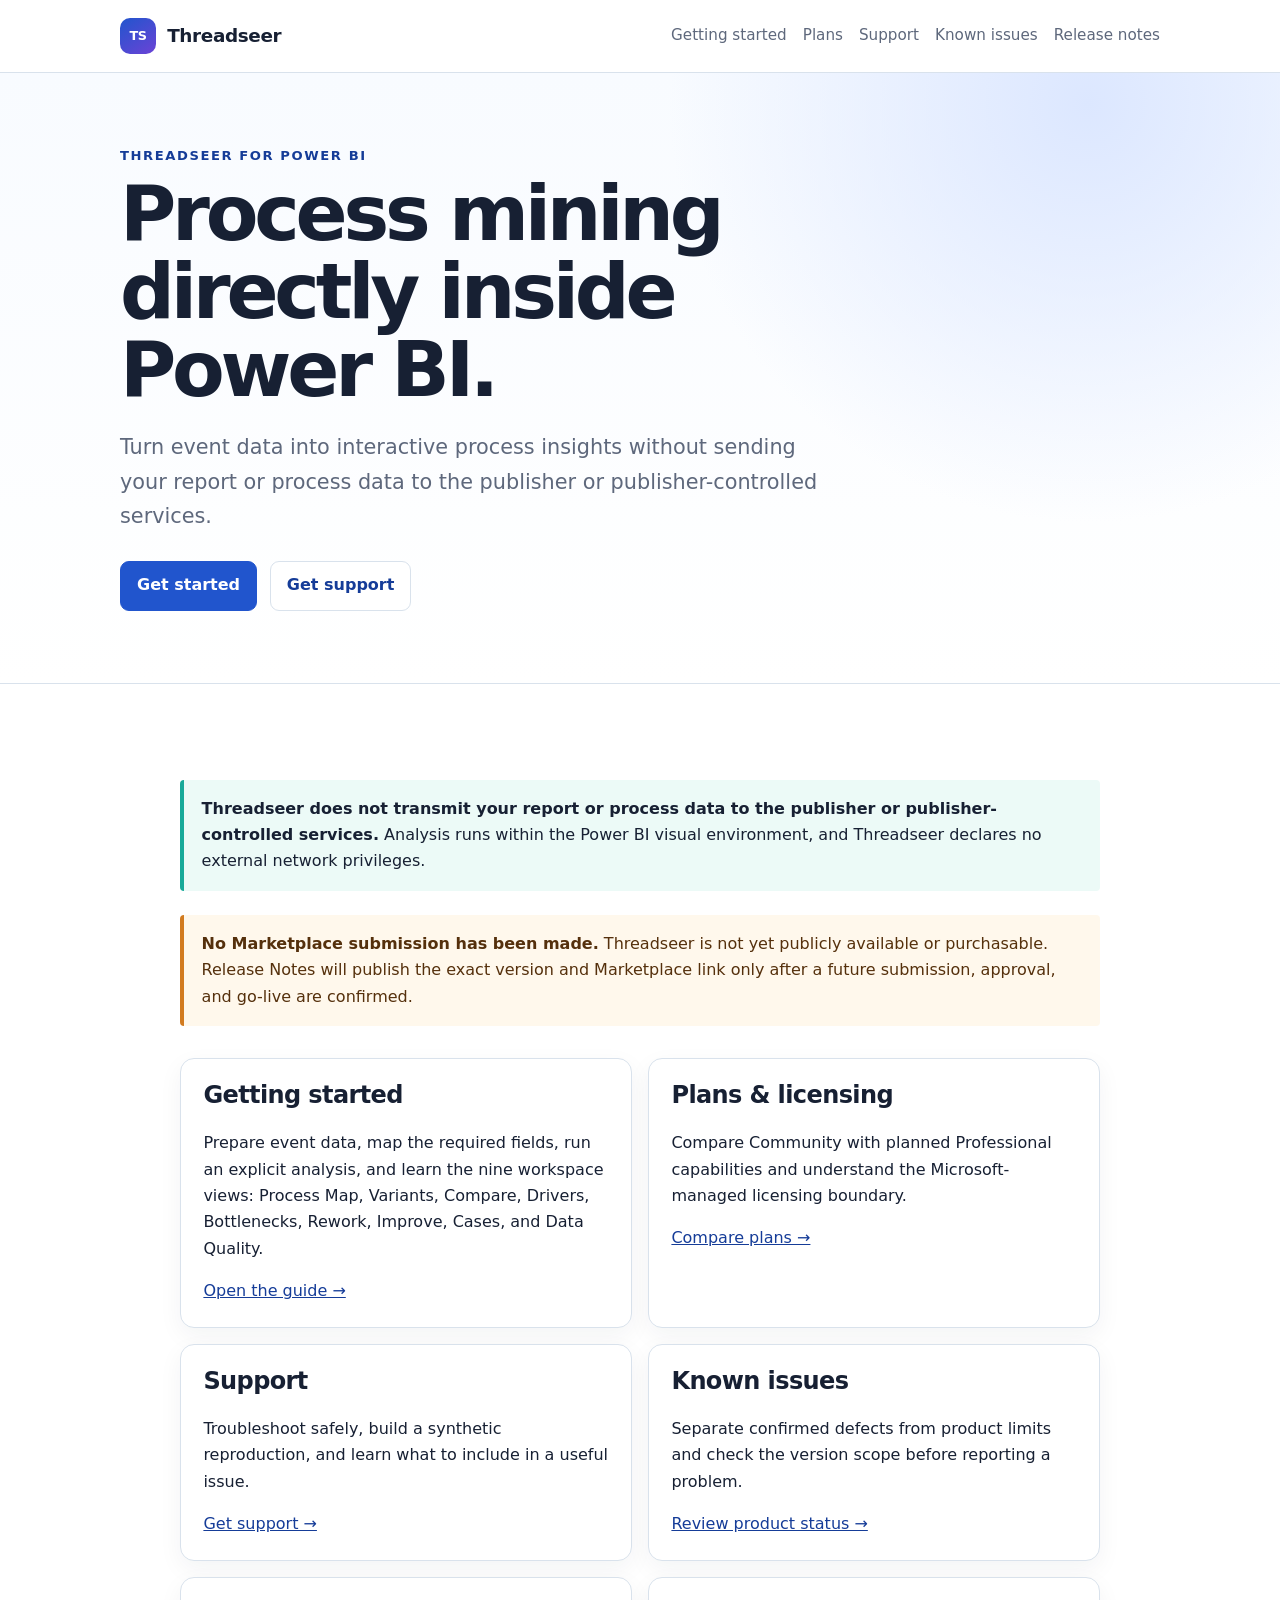
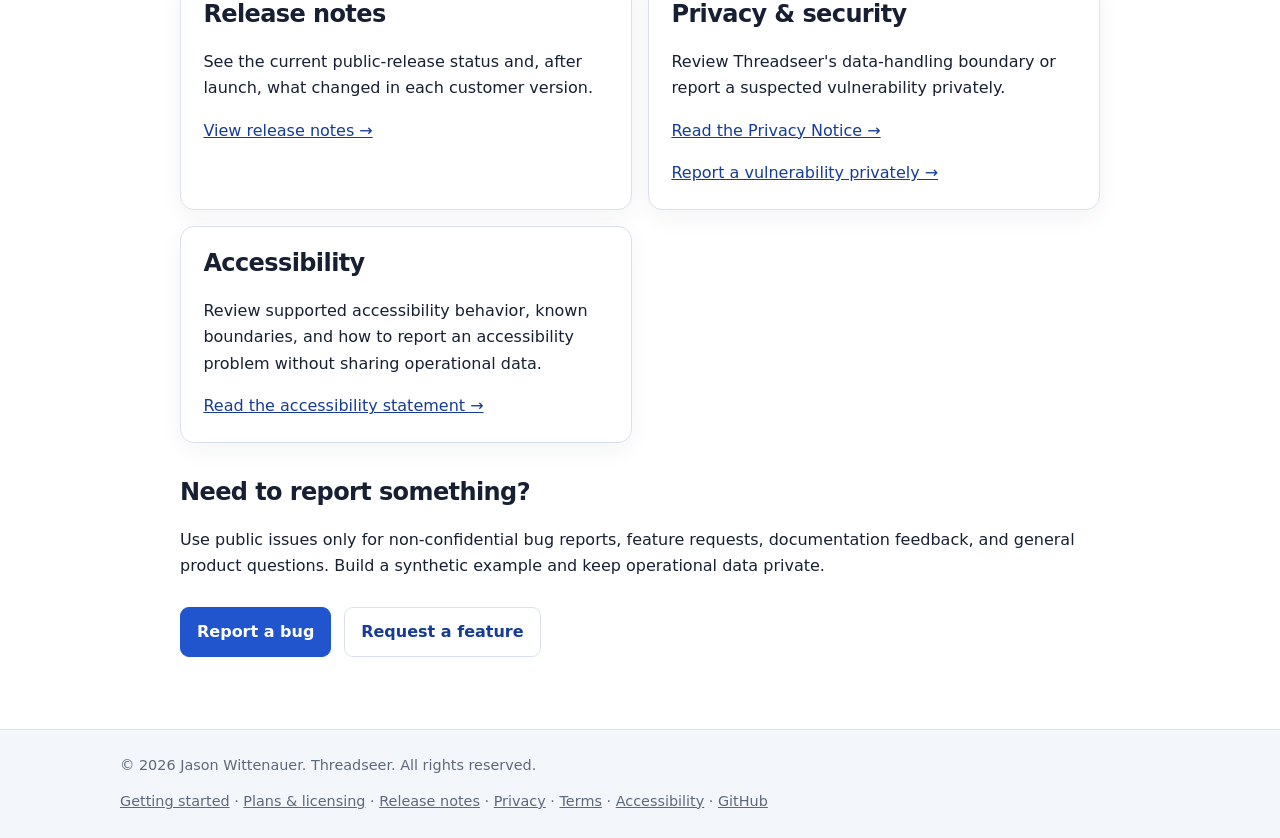
<file: docs/index.html>
<!doctype html>
<html lang="en">
<head>
  <meta charset="utf-8">
  <meta name="viewport" content="width=device-width, initial-scale=1">
  <meta name="description" content="Threadseer brings privacy-first process mining, variants, bottlenecks, rework, and case investigation directly into Power BI.">
  <title>Threadseer for Power BI</title>
  <link rel="stylesheet" href="./assets/styles.css?v=20260809-docs-launch">
</head>
<body>
  <a class="skip-link" href="#main">Skip to content</a>
  <header class="site-header">
    <nav class="nav" aria-label="Primary">
      <a class="brand" href="./"><span class="brand-mark" aria-hidden="true">TS</span>Threadseer</a>
      <div class="nav-links"><a href="./getting-started/">Getting started</a><a href="./licensing/">Plans</a><a href="./support/">Support</a><a href="./known-issues/">Known issues</a><a href="./release-notes/">Release notes</a></div>
    </nav>
  </header>
  <main id="main">
    <section class="hero"><div class="hero-inner">
      <div class="eyebrow">Threadseer for Power BI</div>
      <h1>Process mining directly inside Power BI.</h1>
      <p class="lede">Turn event data into interactive process insights without sending your report or process data to the publisher or publisher-controlled services.</p>
      <div class="actions"><a class="button" href="./getting-started/">Get started</a><a class="button secondary" href="./support/">Get support</a></div>
    </div></section>
    <section class="content" aria-label="Threadseer resources">
      <div class="notice"><strong>Threadseer does not transmit your report or process data to the publisher or publisher-controlled services.</strong> Analysis runs within the Power BI visual environment, and Threadseer declares no external network privileges.</div>
      <div class="notice warning"><strong>No Marketplace submission has been made.</strong> Threadseer is not yet publicly available or purchasable. Release Notes will publish the exact version and Marketplace link only after a future submission, approval, and go-live are confirmed.</div>
      <div class="grid">
        <article class="card"><h2>Getting started</h2><p>Prepare event data, map the required fields, run an explicit analysis, and learn the nine workspace views: Process Map, Variants, Compare, Drivers, Bottlenecks, Rework, Improve, Cases, and Data Quality.</p><p><a href="./getting-started/">Open the guide &rarr;</a></p></article>
        <article class="card"><h2>Plans &amp; licensing</h2><p>Compare Community with planned Professional capabilities and understand the Microsoft-managed licensing boundary.</p><p><a href="./licensing/">Compare plans &rarr;</a></p></article>
        <article class="card"><h2>Support</h2><p>Troubleshoot safely, build a synthetic reproduction, and learn what to include in a useful issue.</p><p><a href="./support/">Get support &rarr;</a></p></article>
        <article class="card"><h2>Known issues</h2><p>Separate confirmed defects from product limits and check the version scope before reporting a problem.</p><p><a href="./known-issues/">Review product status &rarr;</a></p></article>
        <article class="card"><h2>Release notes</h2><p>See the current public-release status and, after launch, what changed in each customer version.</p><p><a href="./release-notes/">View release notes &rarr;</a></p></article>
        <article class="card"><h2>Privacy &amp; security</h2><p>Review Threadseer's data-handling boundary or report a suspected vulnerability privately.</p><p><a href="./privacy/">Read the Privacy Notice &rarr;</a></p><p><a href="https://github.com/jasonwi1202/threadseer-support/security/advisories/new">Report a vulnerability privately &rarr;</a></p></article>
        <article class="card"><h2>Accessibility</h2><p>Review supported accessibility behavior, known boundaries, and how to report an accessibility problem without sharing operational data.</p><p><a href="./accessibility/">Read the accessibility statement &rarr;</a></p></article>
      </div>
      <h2>Need to report something?</h2>
      <p>Use public issues only for non-confidential bug reports, feature requests, documentation feedback, and general product questions. Build a synthetic example and keep operational data private.</p>
      <div class="actions"><a class="button" href="https://github.com/jasonwi1202/threadseer-support/issues/new?template=bug_report.yml">Report a bug</a><a class="button secondary" href="https://github.com/jasonwi1202/threadseer-support/issues/new?template=feature_request.yml">Request a feature</a></div>
    </section>
  </main>
  <footer class="site-footer"><div class="footer-inner"><p>&copy; 2026 Jason Wittenauer. Threadseer. All rights reserved.</p><p><a href="./getting-started/">Getting started</a> &middot; <a href="./licensing/">Plans &amp; licensing</a> &middot; <a href="./release-notes/">Release notes</a> &middot; <a href="./privacy/">Privacy</a> &middot; <a href="./terms/">Terms</a> &middot; <a href="./accessibility/">Accessibility</a> &middot; <a href="https://github.com/jasonwi1202/threadseer-support">GitHub</a></p></div></footer>
</body>
</html>
</file>
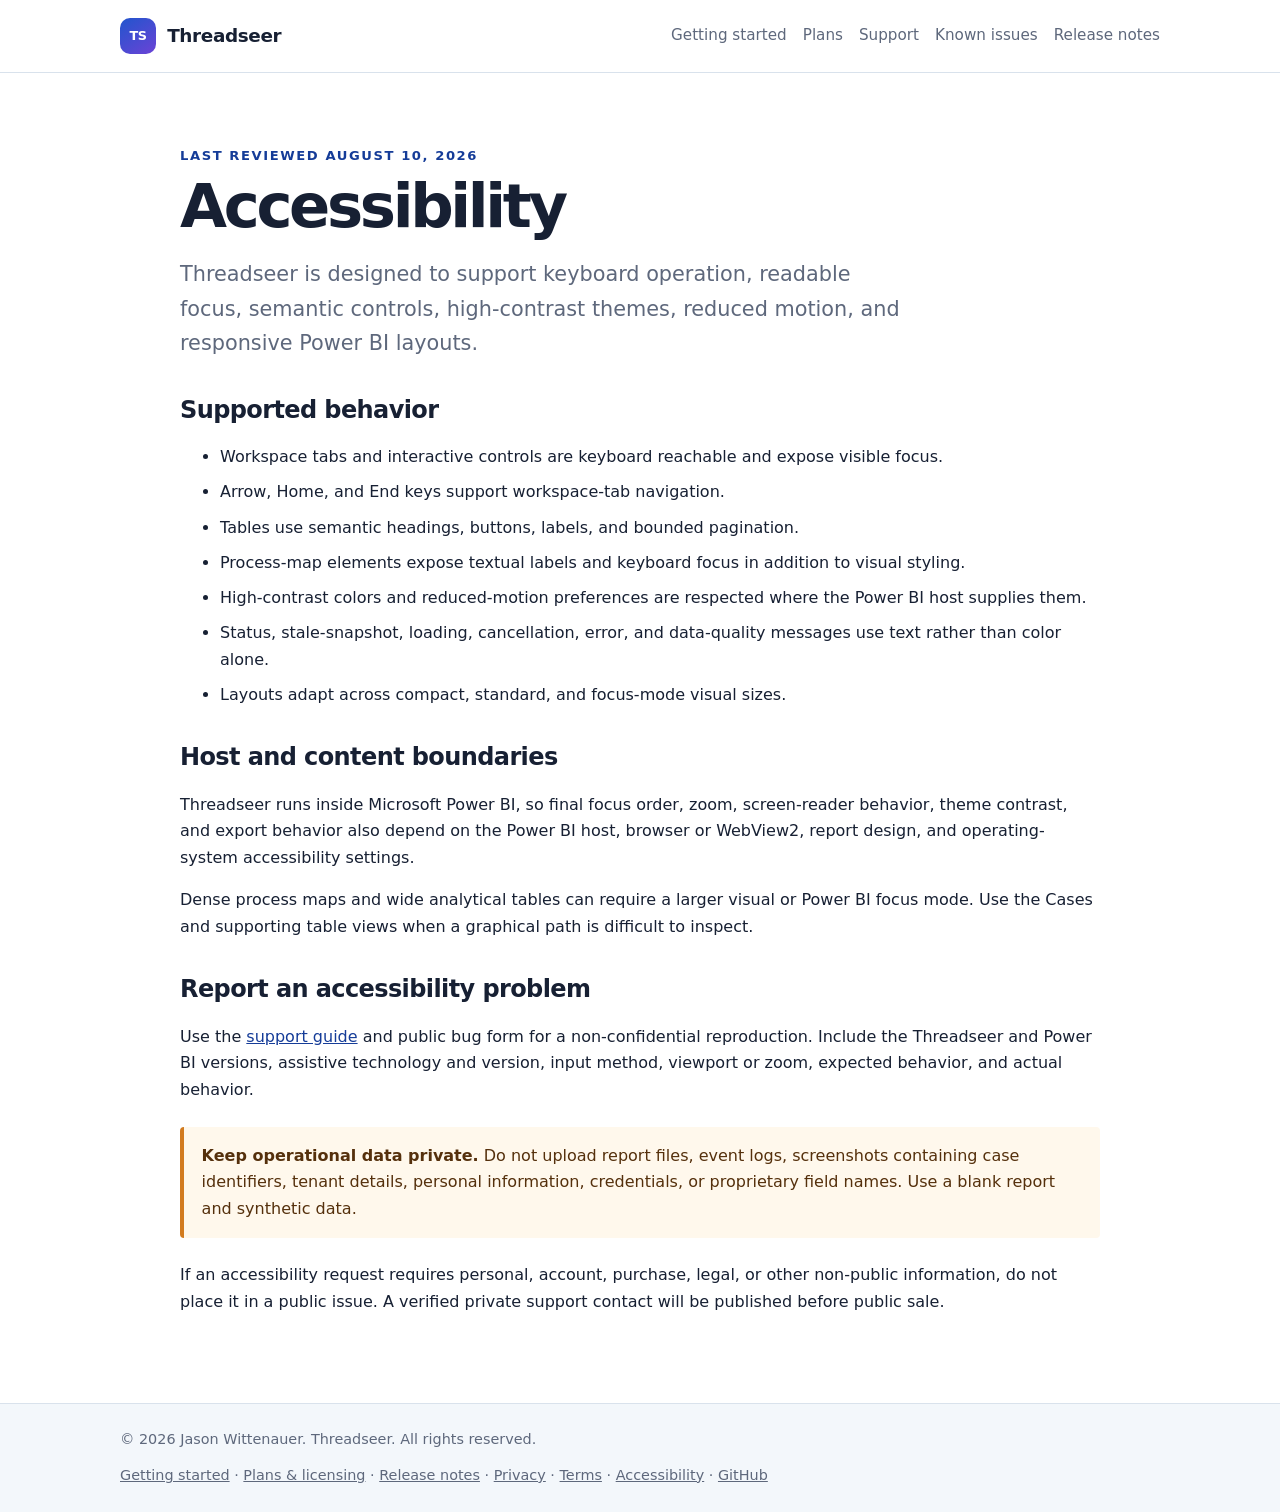
<file: docs/accessibility/index.html>
<!doctype html>
<html lang="en">
<head>
  <meta charset="utf-8">
  <meta name="viewport" content="width=device-width, initial-scale=1">
  <meta name="description" content="Accessibility statement, supported behavior, known boundaries, and reporting guidance for Threadseer for Power BI.">
  <title>Accessibility | Threadseer</title>
  <link rel="stylesheet" href="../assets/styles.css?v=20260810-docs-readiness">
</head>
<body>
  <a class="skip-link" href="#main">Skip to content</a>
  <header class="site-header"><nav class="nav" aria-label="Primary"><a class="brand" href="../"><span class="brand-mark" aria-hidden="true">TS</span>Threadseer</a><div class="nav-links"><a href="../getting-started/">Getting started</a><a href="../licensing/">Plans</a><a href="../support/">Support</a><a href="../known-issues/">Known issues</a><a href="../release-notes/">Release notes</a></div></nav></header>
  <main id="main" class="page"><div class="content">
    <div class="eyebrow">Last reviewed August 10, 2026</div>
    <h1>Accessibility</h1>
    <p class="lede">Threadseer is designed to support keyboard operation, readable focus, semantic controls, high-contrast themes, reduced motion, and responsive Power BI layouts.</p>

    <h2>Supported behavior</h2>
    <ul class="checklist">
      <li>Workspace tabs and interactive controls are keyboard reachable and expose visible focus.</li>
      <li>Arrow, Home, and End keys support workspace-tab navigation.</li>
      <li>Tables use semantic headings, buttons, labels, and bounded pagination.</li>
      <li>Process-map elements expose textual labels and keyboard focus in addition to visual styling.</li>
      <li>High-contrast colors and reduced-motion preferences are respected where the Power BI host supplies them.</li>
      <li>Status, stale-snapshot, loading, cancellation, error, and data-quality messages use text rather than color alone.</li>
      <li>Layouts adapt across compact, standard, and focus-mode visual sizes.</li>
    </ul>

    <h2>Host and content boundaries</h2>
    <p>Threadseer runs inside Microsoft Power BI, so final focus order, zoom, screen-reader behavior, theme contrast, and export behavior also depend on the Power BI host, browser or WebView2, report design, and operating-system accessibility settings.</p>
    <p>Dense process maps and wide analytical tables can require a larger visual or Power BI focus mode. Use the Cases and supporting table views when a graphical path is difficult to inspect.</p>

    <h2>Report an accessibility problem</h2>
    <p>Use the <a href="../support/">support guide</a> and public bug form for a non-confidential reproduction. Include the Threadseer and Power BI versions, assistive technology and version, input method, viewport or zoom, expected behavior, and actual behavior.</p>
    <div class="notice warning"><strong>Keep operational data private.</strong> Do not upload report files, event logs, screenshots containing case identifiers, tenant details, personal information, credentials, or proprietary field names. Use a blank report and synthetic data.</div>
    <p>If an accessibility request requires personal, account, purchase, legal, or other non-public information, do not place it in a public issue. A verified private support contact will be published before public sale.</p>
  </div></main>
  <footer class="site-footer"><div class="footer-inner"><p>&copy; 2026 Jason Wittenauer. Threadseer. All rights reserved.</p><p><a href="../getting-started/">Getting started</a> &middot; <a href="../licensing/">Plans &amp; licensing</a> &middot; <a href="../release-notes/">Release notes</a> &middot; <a href="../privacy/">Privacy</a> &middot; <a href="../terms/">Terms</a> &middot; <a href="./">Accessibility</a> &middot; <a href="https://github.com/jasonwi1202/threadseer-support">GitHub</a></p></div></footer>
</body>
</html>
</file>
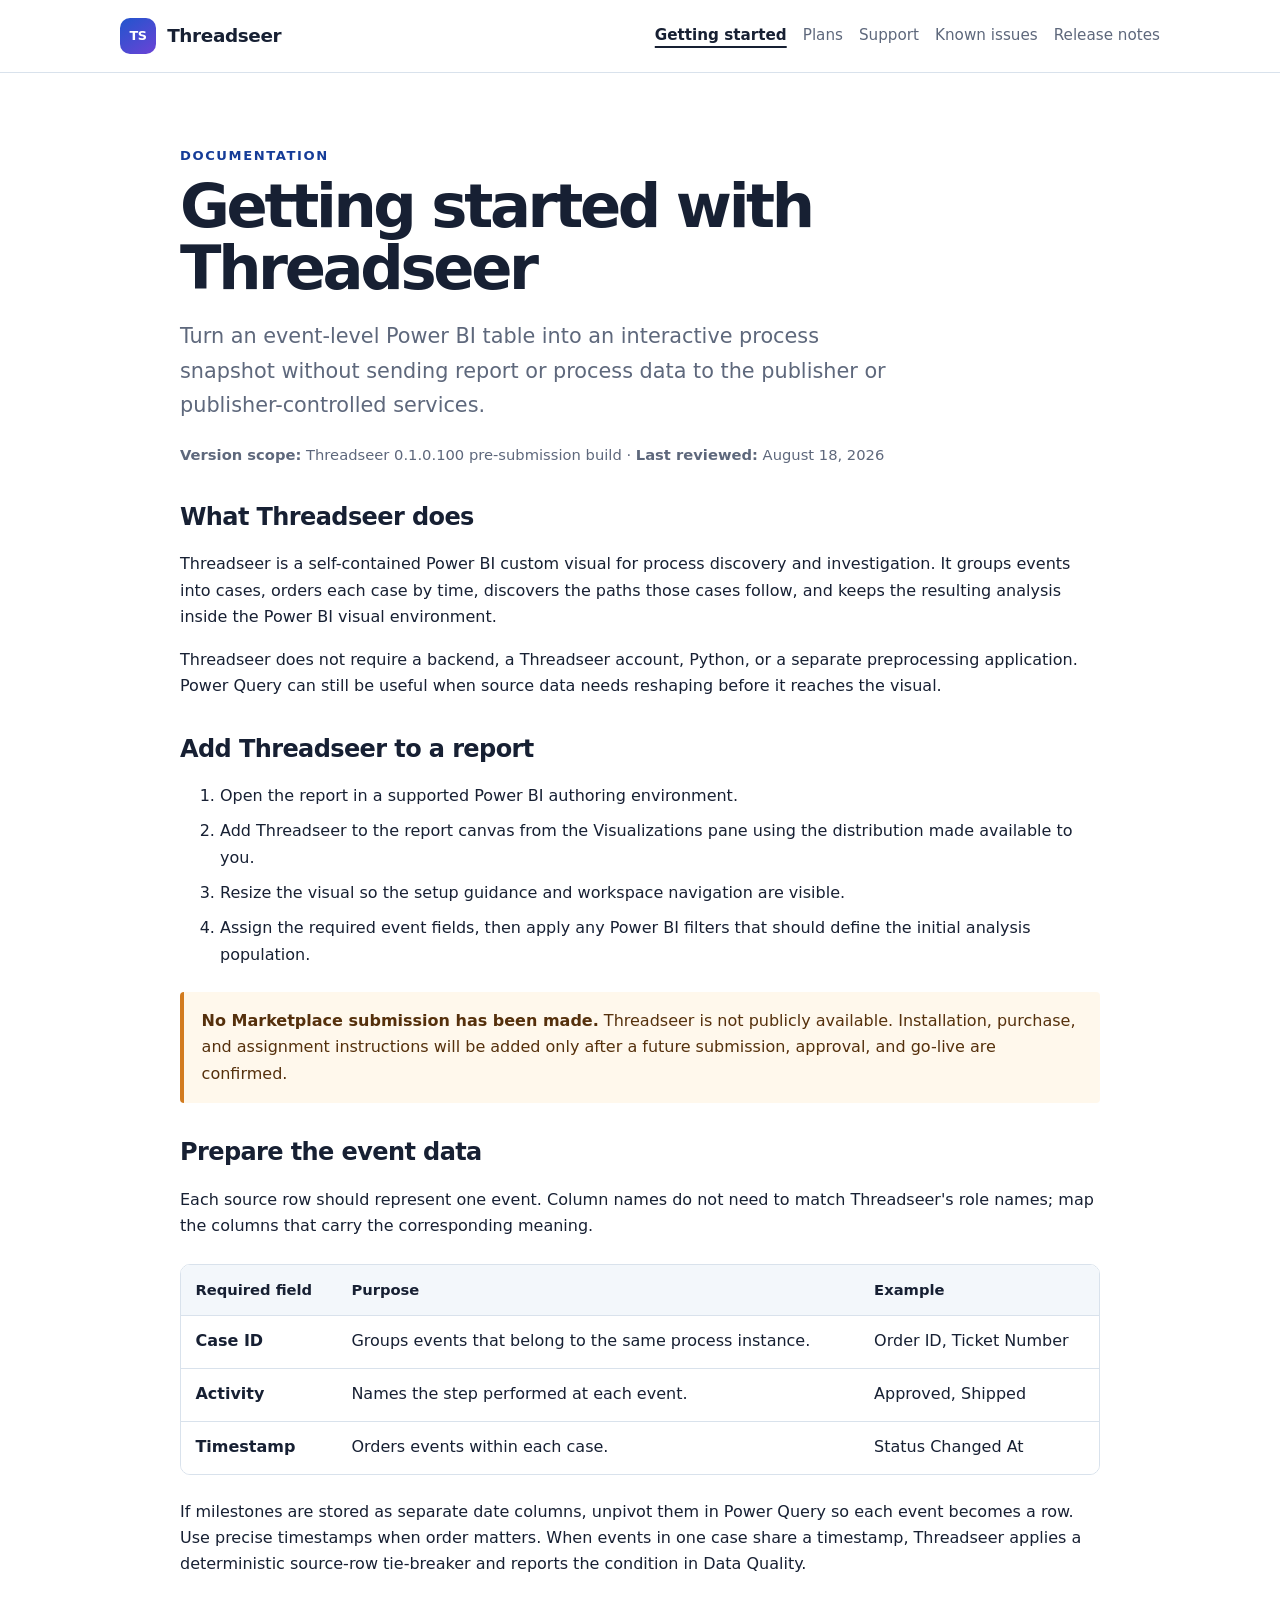
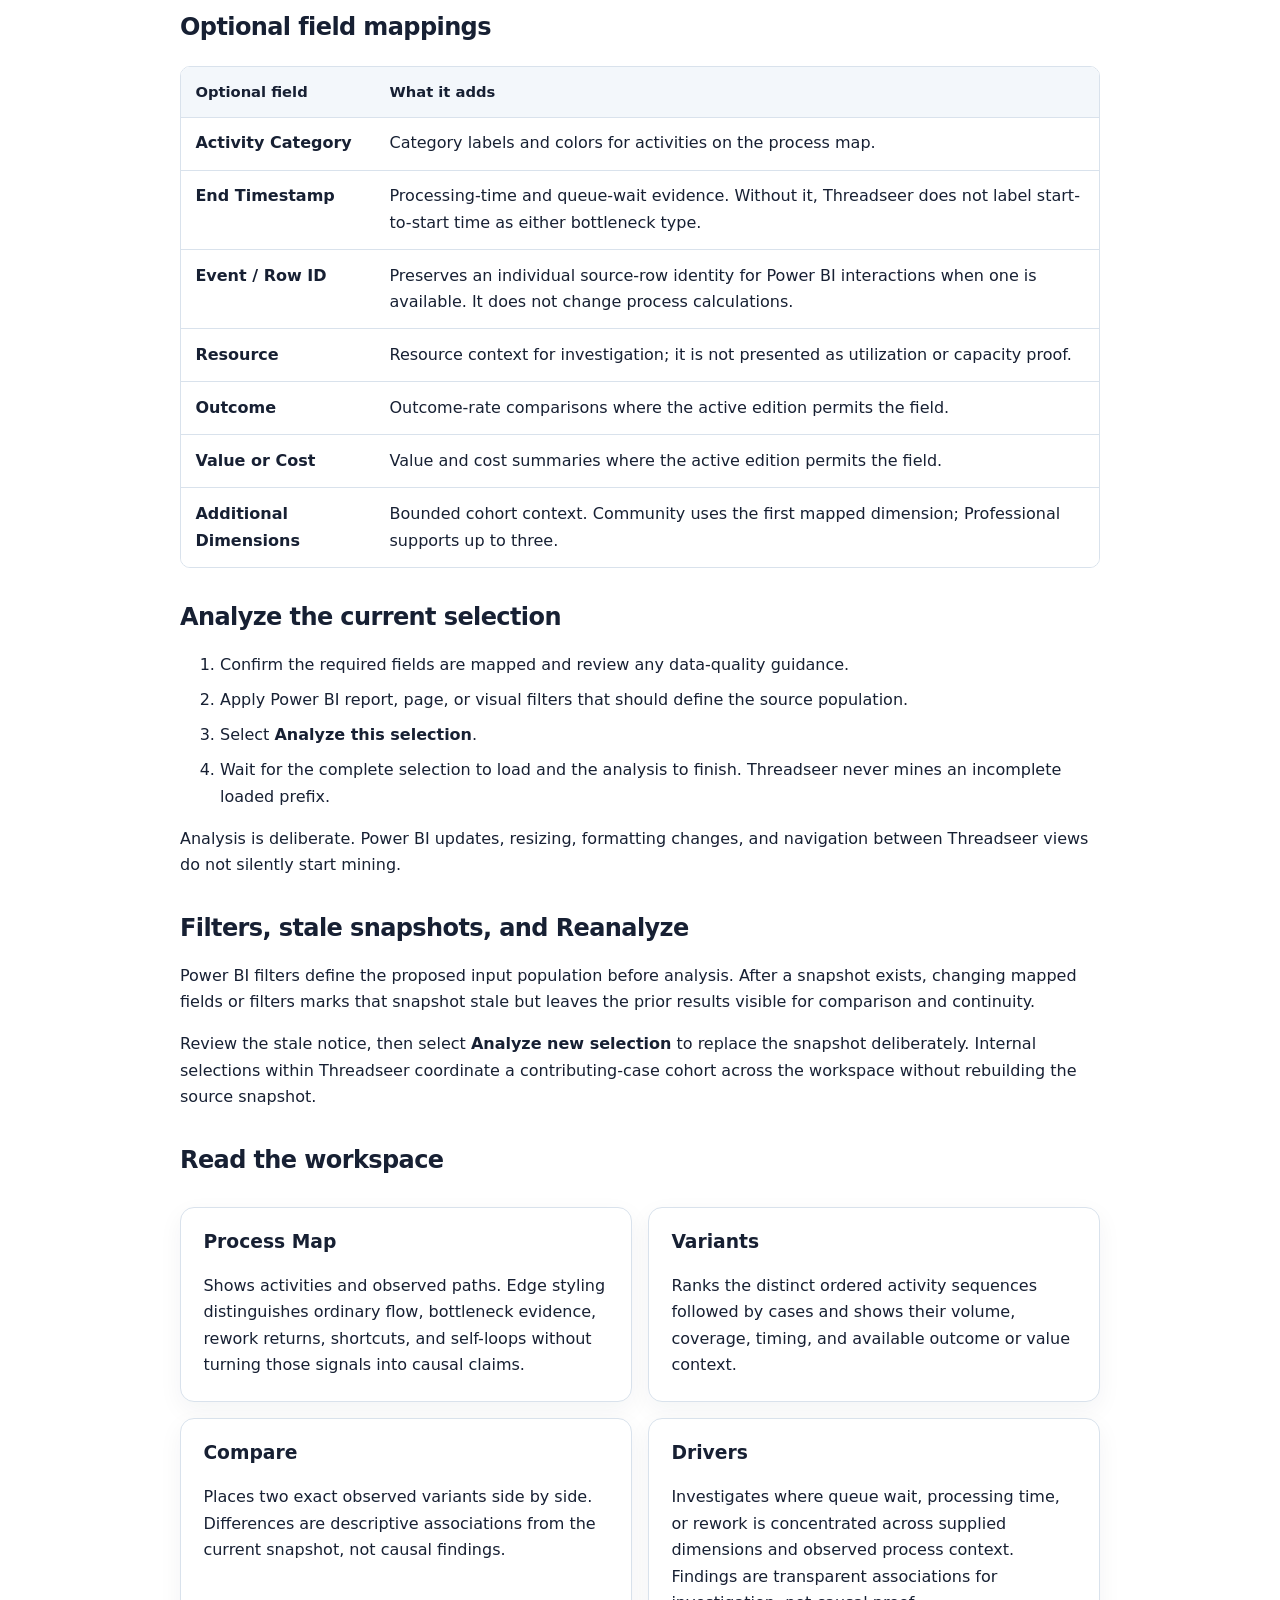
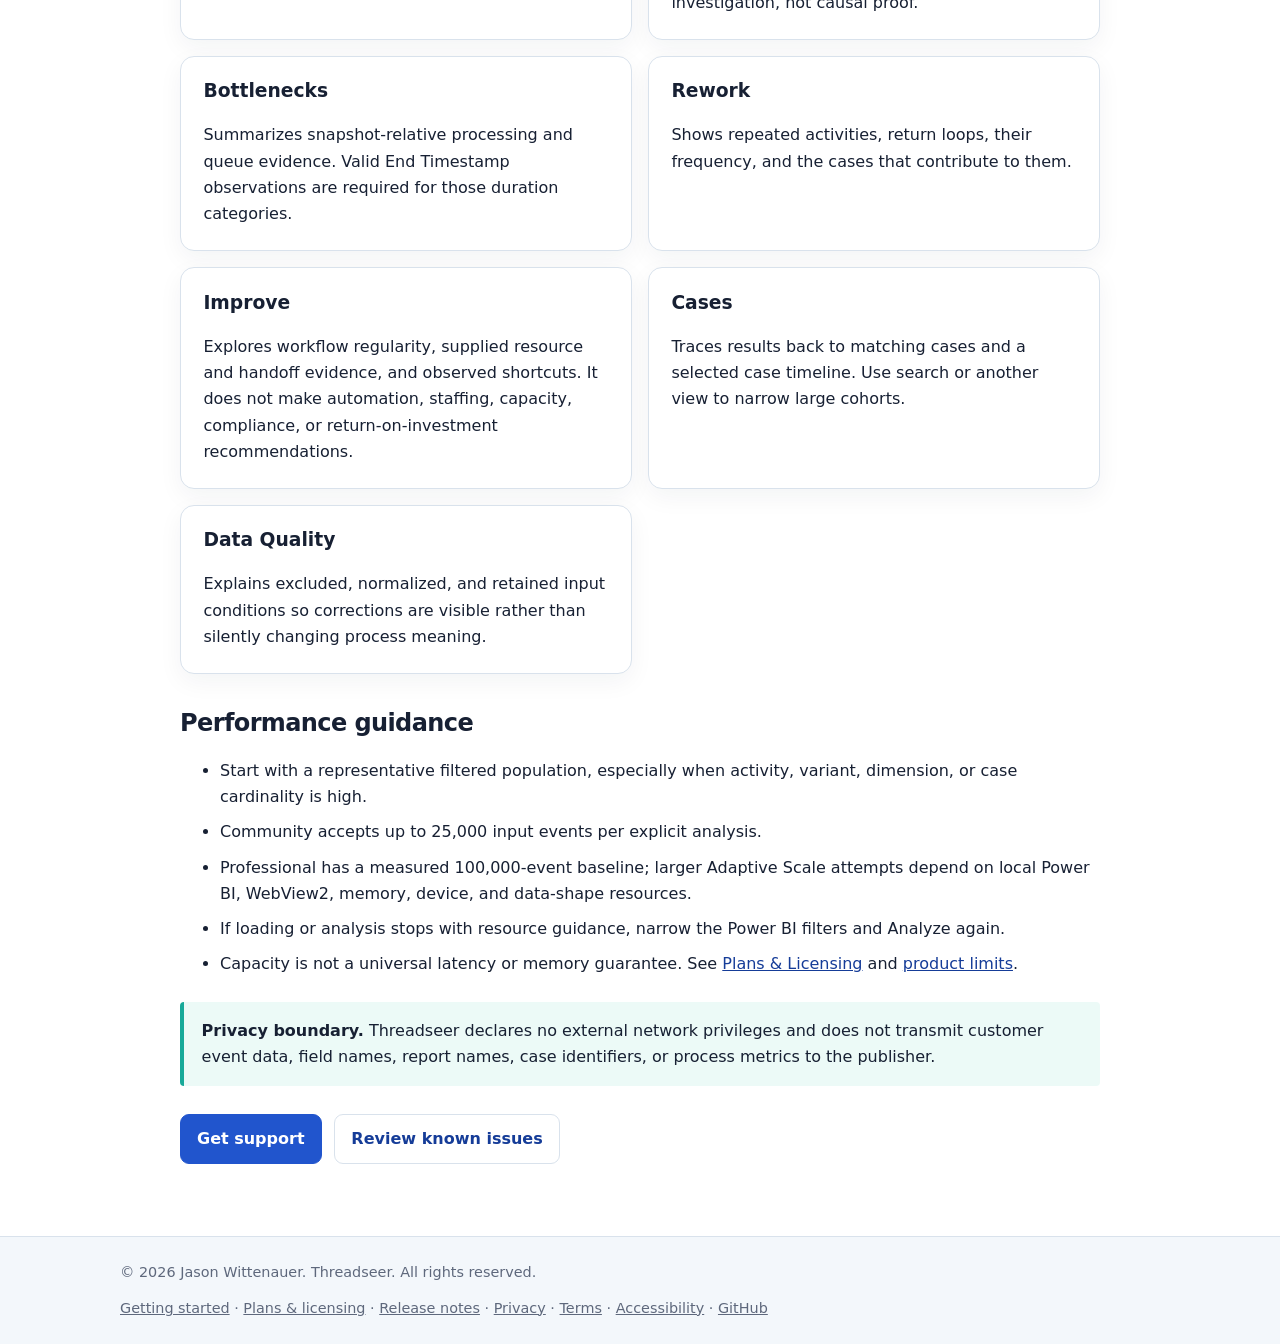
<file: docs/getting-started/index.html>
<!doctype html>
<html lang="en">
<head>
  <meta charset="utf-8">
  <meta name="viewport" content="width=device-width, initial-scale=1">
  <meta name="description" content="Learn how to prepare event data, configure Threadseer, analyze a Power BI selection, and interpret the main process-mining views.">
  <title>Getting Started | Threadseer</title>
  <link rel="stylesheet" href="../assets/styles.css?v=20260809-docs-launch">
</head>
<body>
  <a class="skip-link" href="#main">Skip to content</a>
  <header class="site-header"><nav class="nav" aria-label="Primary"><a class="brand" href="../"><span class="brand-mark" aria-hidden="true">TS</span>Threadseer</a><div class="nav-links"><a href="./" aria-current="page">Getting started</a><a href="../licensing/">Plans</a><a href="../support/">Support</a><a href="../known-issues/">Known issues</a><a href="../release-notes/">Release notes</a></div></nav></header>
  <main id="main" class="page"><div class="content">
    <div class="eyebrow">Documentation</div>
    <h1>Getting started with Threadseer</h1>
    <p class="lede">Turn an event-level Power BI table into an interactive process snapshot without sending report or process data to the publisher or publisher-controlled services.</p>
    <p class="meta"><strong>Version scope:</strong> Threadseer 0.1.0.100 pre-submission build &middot; <strong>Last reviewed:</strong> August 18, 2026</p>

    <h2>What Threadseer does</h2>
    <p>Threadseer is a self-contained Power BI custom visual for process discovery and investigation. It groups events into cases, orders each case by time, discovers the paths those cases follow, and keeps the resulting analysis inside the Power BI visual environment.</p>
    <p>Threadseer does not require a backend, a Threadseer account, Python, or a separate preprocessing application. Power Query can still be useful when source data needs reshaping before it reaches the visual.</p>

    <h2>Add Threadseer to a report</h2>
    <ol class="checklist">
      <li>Open the report in a supported Power BI authoring environment.</li>
      <li>Add Threadseer to the report canvas from the Visualizations pane using the distribution made available to you.</li>
      <li>Resize the visual so the setup guidance and workspace navigation are visible.</li>
      <li>Assign the required event fields, then apply any Power BI filters that should define the initial analysis population.</li>
    </ol>
    <div class="notice warning"><strong>No Marketplace submission has been made.</strong> Threadseer is not publicly available. Installation, purchase, and assignment instructions will be added only after a future submission, approval, and go-live are confirmed.</div>

    <h2>Prepare the event data</h2>
    <p>Each source row should represent one event. Column names do not need to match Threadseer's role names; map the columns that carry the corresponding meaning.</p>
    <div class="table-wrap"><table>
      <thead><tr><th>Required field</th><th>Purpose</th><th>Example</th></tr></thead>
      <tbody>
        <tr><td><strong>Case ID</strong></td><td>Groups events that belong to the same process instance.</td><td>Order ID, Ticket Number</td></tr>
        <tr><td><strong>Activity</strong></td><td>Names the step performed at each event.</td><td>Approved, Shipped</td></tr>
        <tr><td><strong>Timestamp</strong></td><td>Orders events within each case.</td><td>Status Changed At</td></tr>
      </tbody>
    </table></div>
    <p>If milestones are stored as separate date columns, unpivot them in Power Query so each event becomes a row. Use precise timestamps when order matters. When events in one case share a timestamp, Threadseer applies a deterministic source-row tie-breaker and reports the condition in Data Quality.</p>

    <h2>Optional field mappings</h2>
    <div class="table-wrap"><table>
      <thead><tr><th>Optional field</th><th>What it adds</th></tr></thead>
      <tbody>
        <tr><td><strong>Activity Category</strong></td><td>Category labels and colors for activities on the process map.</td></tr>
        <tr><td><strong>End Timestamp</strong></td><td>Processing-time and queue-wait evidence. Without it, Threadseer does not label start-to-start time as either bottleneck type.</td></tr>
        <tr><td><strong>Event / Row ID</strong></td><td>Preserves an individual source-row identity for Power BI interactions when one is available. It does not change process calculations.</td></tr>
        <tr><td><strong>Resource</strong></td><td>Resource context for investigation; it is not presented as utilization or capacity proof.</td></tr>
        <tr><td><strong>Outcome</strong></td><td>Outcome-rate comparisons where the active edition permits the field.</td></tr>
        <tr><td><strong>Value or Cost</strong></td><td>Value and cost summaries where the active edition permits the field.</td></tr>
        <tr><td><strong>Additional Dimensions</strong></td><td>Bounded cohort context. Community uses the first mapped dimension; Professional supports up to three.</td></tr>
      </tbody>
    </table></div>

    <h2>Analyze the current selection</h2>
    <ol class="checklist">
      <li>Confirm the required fields are mapped and review any data-quality guidance.</li>
      <li>Apply Power BI report, page, or visual filters that should define the source population.</li>
      <li>Select <strong>Analyze this selection</strong>.</li>
      <li>Wait for the complete selection to load and the analysis to finish. Threadseer never mines an incomplete loaded prefix.</li>
    </ol>
    <p>Analysis is deliberate. Power BI updates, resizing, formatting changes, and navigation between Threadseer views do not silently start mining.</p>

    <h2>Filters, stale snapshots, and Reanalyze</h2>
    <p>Power BI filters define the proposed input population before analysis. After a snapshot exists, changing mapped fields or filters marks that snapshot stale but leaves the prior results visible for comparison and continuity.</p>
    <p>Review the stale notice, then select <strong>Analyze new selection</strong> to replace the snapshot deliberately. Internal selections within Threadseer coordinate a contributing-case cohort across the workspace without rebuilding the source snapshot.</p>

    <h2>Read the workspace</h2>
    <div class="grid">
      <article class="card"><h3>Process Map</h3><p>Shows activities and observed paths. Edge styling distinguishes ordinary flow, bottleneck evidence, rework returns, shortcuts, and self-loops without turning those signals into causal claims.</p></article>
      <article class="card"><h3>Variants</h3><p>Ranks the distinct ordered activity sequences followed by cases and shows their volume, coverage, timing, and available outcome or value context.</p></article>
      <article class="card"><h3>Compare</h3><p>Places two exact observed variants side by side. Differences are descriptive associations from the current snapshot, not causal findings.</p></article>
      <article class="card"><h3>Drivers</h3><p>Investigates where queue wait, processing time, or rework is concentrated across supplied dimensions and observed process context. Findings are transparent associations for investigation, not causal proof.</p></article>
      <article class="card"><h3>Bottlenecks</h3><p>Summarizes snapshot-relative processing and queue evidence. Valid End Timestamp observations are required for those duration categories.</p></article>
      <article class="card"><h3>Rework</h3><p>Shows repeated activities, return loops, their frequency, and the cases that contribute to them.</p></article>
      <article class="card"><h3>Improve</h3><p>Explores workflow regularity, supplied resource and handoff evidence, and observed shortcuts. It does not make automation, staffing, capacity, compliance, or return-on-investment recommendations.</p></article>
      <article class="card"><h3>Cases</h3><p>Traces results back to matching cases and a selected case timeline. Use search or another view to narrow large cohorts.</p></article>
      <article class="card"><h3>Data Quality</h3><p>Explains excluded, normalized, and retained input conditions so corrections are visible rather than silently changing process meaning.</p></article>
    </div>

    <h2>Performance guidance</h2>
    <ul class="checklist">
      <li>Start with a representative filtered population, especially when activity, variant, dimension, or case cardinality is high.</li>
      <li>Community accepts up to 25,000 input events per explicit analysis.</li>
      <li>Professional has a measured 100,000-event baseline; larger Adaptive Scale attempts depend on local Power BI, WebView2, memory, device, and data-shape resources.</li>
      <li>If loading or analysis stops with resource guidance, narrow the Power BI filters and Analyze again.</li>
      <li>Capacity is not a universal latency or memory guarantee. See <a href="../licensing/">Plans &amp; Licensing</a> and <a href="../known-issues/">product limits</a>.</li>
    </ul>

    <div class="notice"><strong>Privacy boundary.</strong> Threadseer declares no external network privileges and does not transmit customer event data, field names, report names, case identifiers, or process metrics to the publisher.</div>
    <div class="actions"><a class="button" href="../support/">Get support</a><a class="button secondary" href="../known-issues/">Review known issues</a></div>
  </div></main>
  <footer class="site-footer"><div class="footer-inner"><p>&copy; 2026 Jason Wittenauer. Threadseer. All rights reserved.</p><p><a href="./">Getting started</a> &middot; <a href="../licensing/">Plans &amp; licensing</a> &middot; <a href="../release-notes/">Release notes</a> &middot; <a href="../privacy/">Privacy</a> &middot; <a href="../terms/">Terms</a> &middot; <a href="../accessibility/">Accessibility</a> &middot; <a href="https://github.com/jasonwi1202/threadseer-support">GitHub</a></p></div></footer>
</body>
</html>
</file>
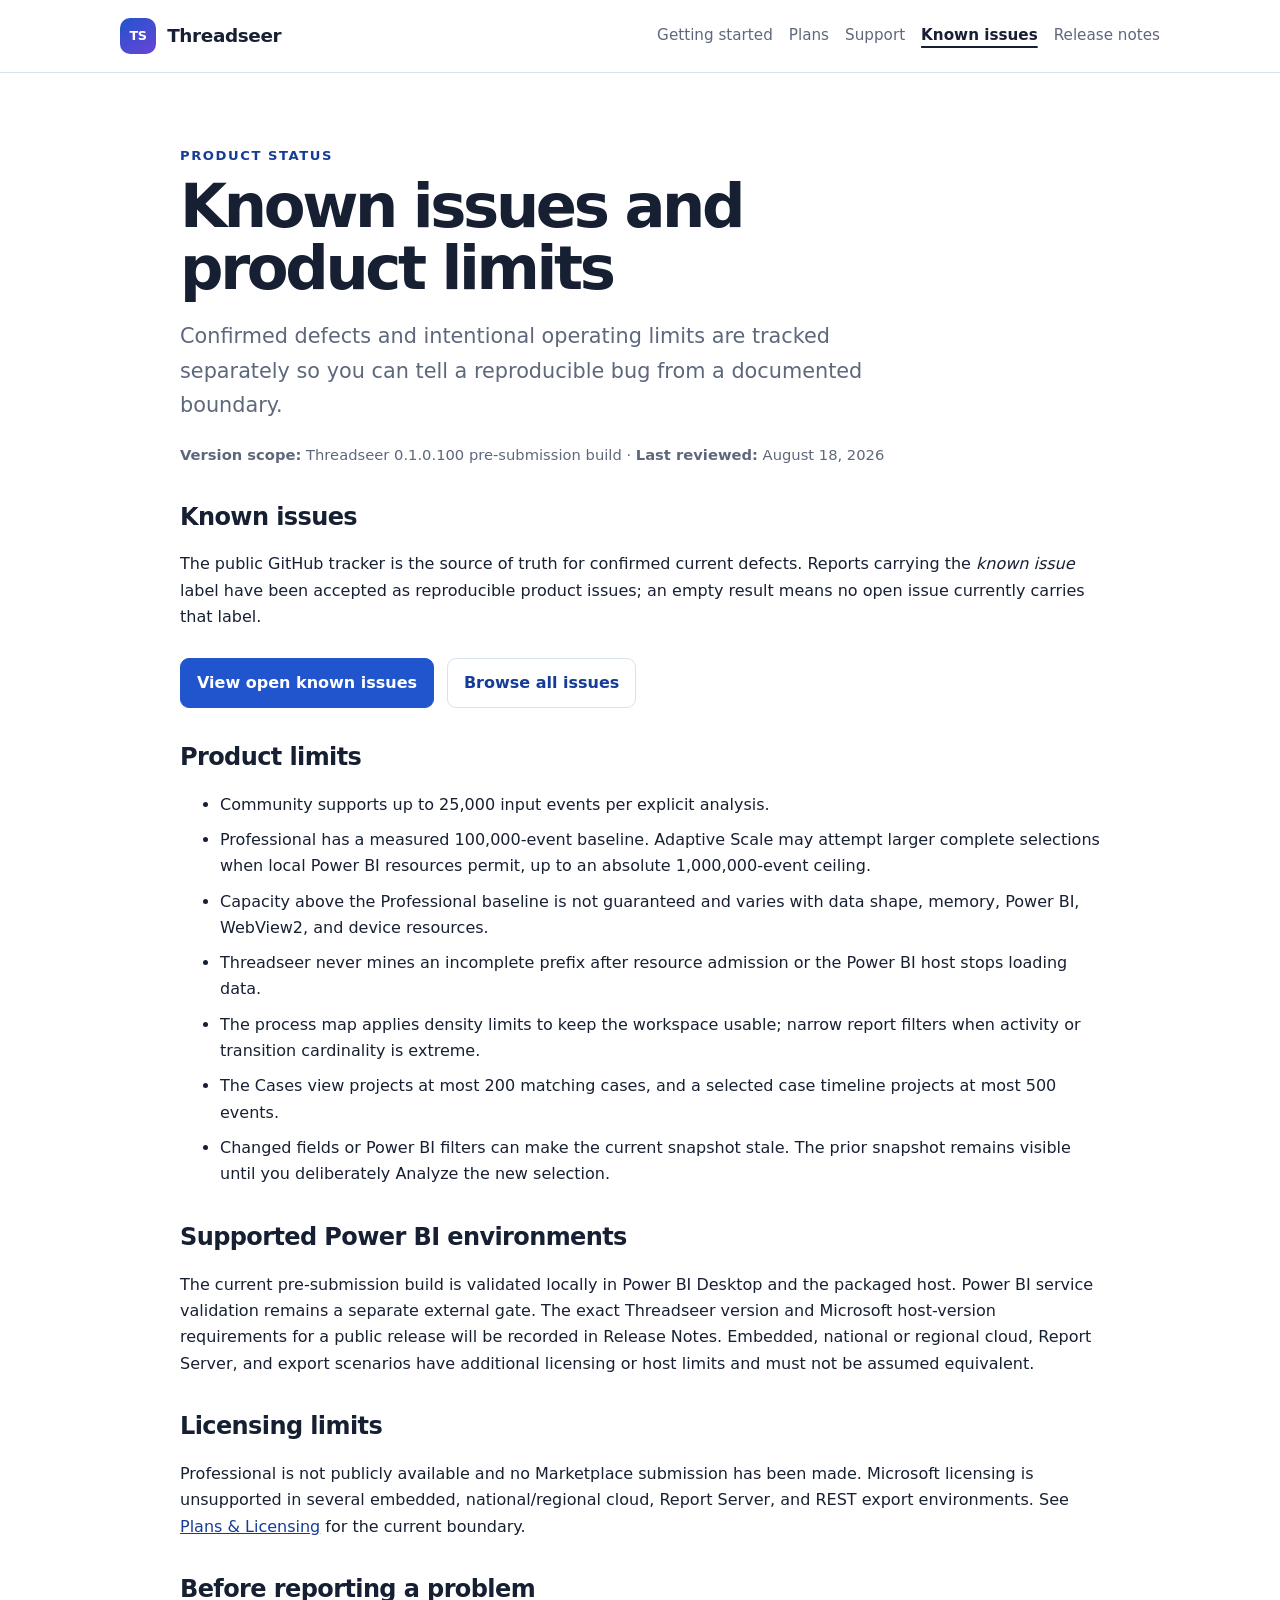
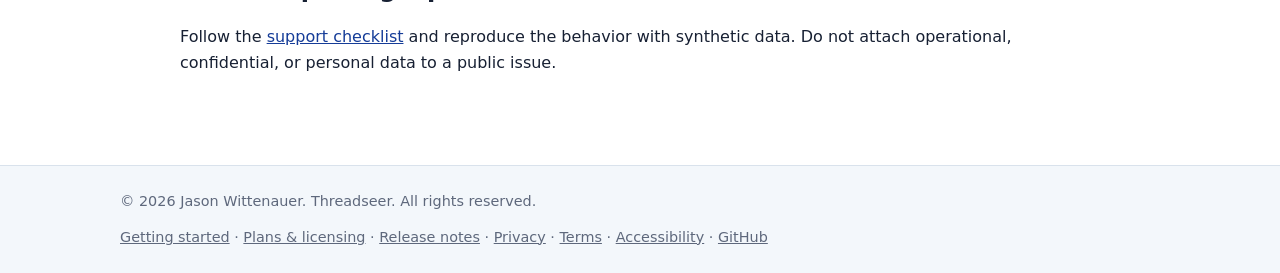
<file: docs/known-issues/index.html>
<!doctype html>
<html lang="en">
<head>
  <meta charset="utf-8">
  <meta name="viewport" content="width=device-width, initial-scale=1">
  <meta name="description" content="Confirmed Threadseer defects, current product limits, version scope, and reporting guidance.">
  <title>Known Issues and Product Limits | Threadseer</title>
  <link rel="stylesheet" href="../assets/styles.css?v=20260809-docs-launch">
</head>
<body>
  <a class="skip-link" href="#main">Skip to content</a>
  <header class="site-header"><nav class="nav" aria-label="Primary"><a class="brand" href="../"><span class="brand-mark" aria-hidden="true">TS</span>Threadseer</a><div class="nav-links"><a href="../getting-started/">Getting started</a><a href="../licensing/">Plans</a><a href="../support/">Support</a><a href="./" aria-current="page">Known issues</a><a href="../release-notes/">Release notes</a></div></nav></header>
  <main id="main" class="page"><div class="content">
    <div class="eyebrow">Product status</div><h1>Known issues and product limits</h1>
    <p class="lede">Confirmed defects and intentional operating limits are tracked separately so you can tell a reproducible bug from a documented boundary.</p>
    <p class="meta"><strong>Version scope:</strong> Threadseer 0.1.0.100 pre-submission build &middot; <strong>Last reviewed:</strong> August 18, 2026</p>

    <h2>Known issues</h2>
    <p>The public GitHub tracker is the source of truth for confirmed current defects. Reports carrying the <em>known issue</em> label have been accepted as reproducible product issues; an empty result means no open issue currently carries that label.</p>
    <div class="actions"><a class="button" href="https://github.com/jasonwi1202/threadseer-support/issues?q=is%3Aissue+is%3Aopen+label%3A%22known+issue%22">View open known issues</a><a class="button secondary" href="https://github.com/jasonwi1202/threadseer-support/issues">Browse all issues</a></div>

    <h2>Product limits</h2>
    <ul class="checklist">
      <li>Community supports up to 25,000 input events per explicit analysis.</li>
      <li>Professional has a measured 100,000-event baseline. Adaptive Scale may attempt larger complete selections when local Power BI resources permit, up to an absolute 1,000,000-event ceiling.</li>
      <li>Capacity above the Professional baseline is not guaranteed and varies with data shape, memory, Power BI, WebView2, and device resources.</li>
      <li>Threadseer never mines an incomplete prefix after resource admission or the Power BI host stops loading data.</li>
      <li>The process map applies density limits to keep the workspace usable; narrow report filters when activity or transition cardinality is extreme.</li>
      <li>The Cases view projects at most 200 matching cases, and a selected case timeline projects at most 500 events.</li>
      <li>Changed fields or Power BI filters can make the current snapshot stale. The prior snapshot remains visible until you deliberately Analyze the new selection.</li>
    </ul>

    <h2>Supported Power BI environments</h2>
    <p>The current pre-submission build is validated locally in Power BI Desktop and the packaged host. Power BI service validation remains a separate external gate. The exact Threadseer version and Microsoft host-version requirements for a public release will be recorded in Release Notes. Embedded, national or regional cloud, Report Server, and export scenarios have additional licensing or host limits and must not be assumed equivalent.</p>

    <h2>Licensing limits</h2>
    <p>Professional is not publicly available and no Marketplace submission has been made. Microsoft licensing is unsupported in several embedded, national/regional cloud, Report Server, and REST export environments. See <a href="../licensing/">Plans &amp; Licensing</a> for the current boundary.</p>

    <h2>Before reporting a problem</h2><p>Follow the <a href="../support/">support checklist</a> and reproduce the behavior with synthetic data. Do not attach operational, confidential, or personal data to a public issue.</p>
  </div></main>
  <footer class="site-footer"><div class="footer-inner"><p>&copy; 2026 Jason Wittenauer. Threadseer. All rights reserved.</p><p><a href="../getting-started/">Getting started</a> &middot; <a href="../licensing/">Plans &amp; licensing</a> &middot; <a href="../release-notes/">Release notes</a> &middot; <a href="../privacy/">Privacy</a> &middot; <a href="../terms/">Terms</a> &middot; <a href="../accessibility/">Accessibility</a> &middot; <a href="https://github.com/jasonwi1202/threadseer-support">GitHub</a></p></div></footer>
</body>
</html>
</file>
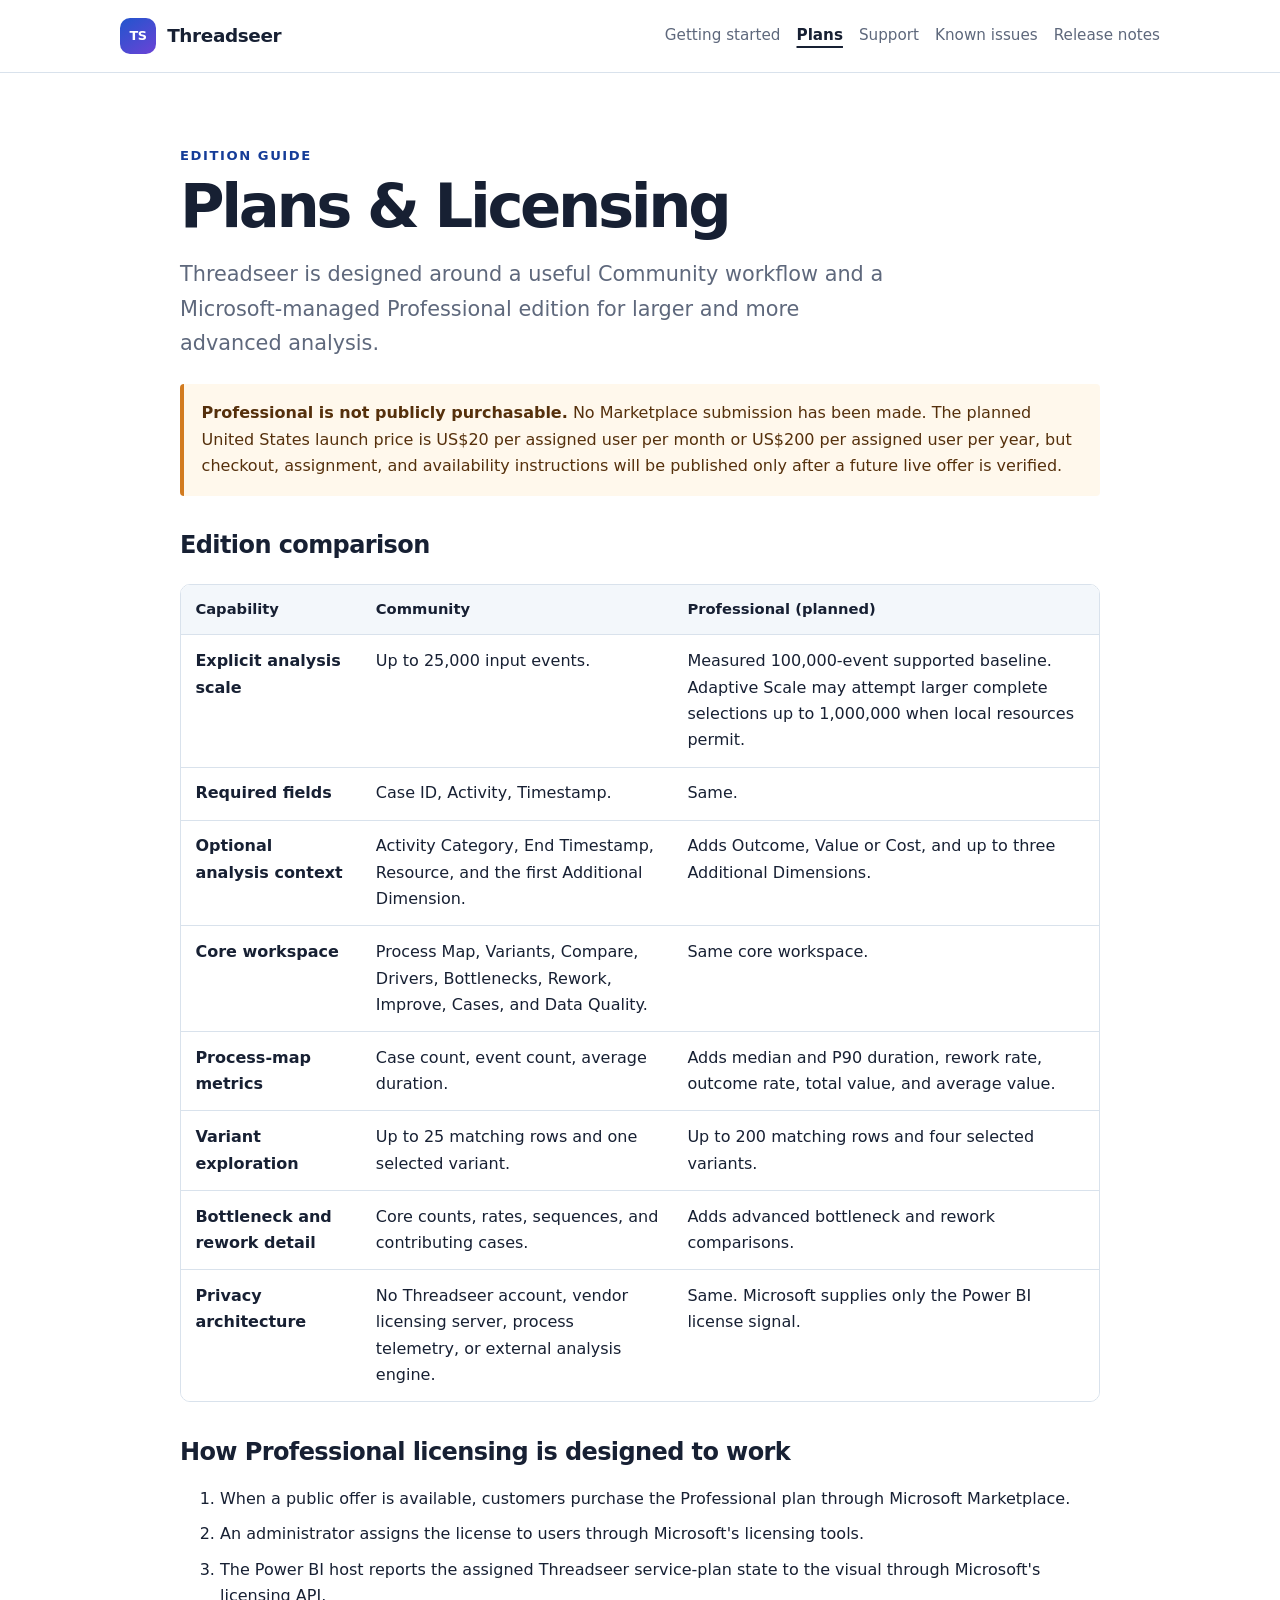
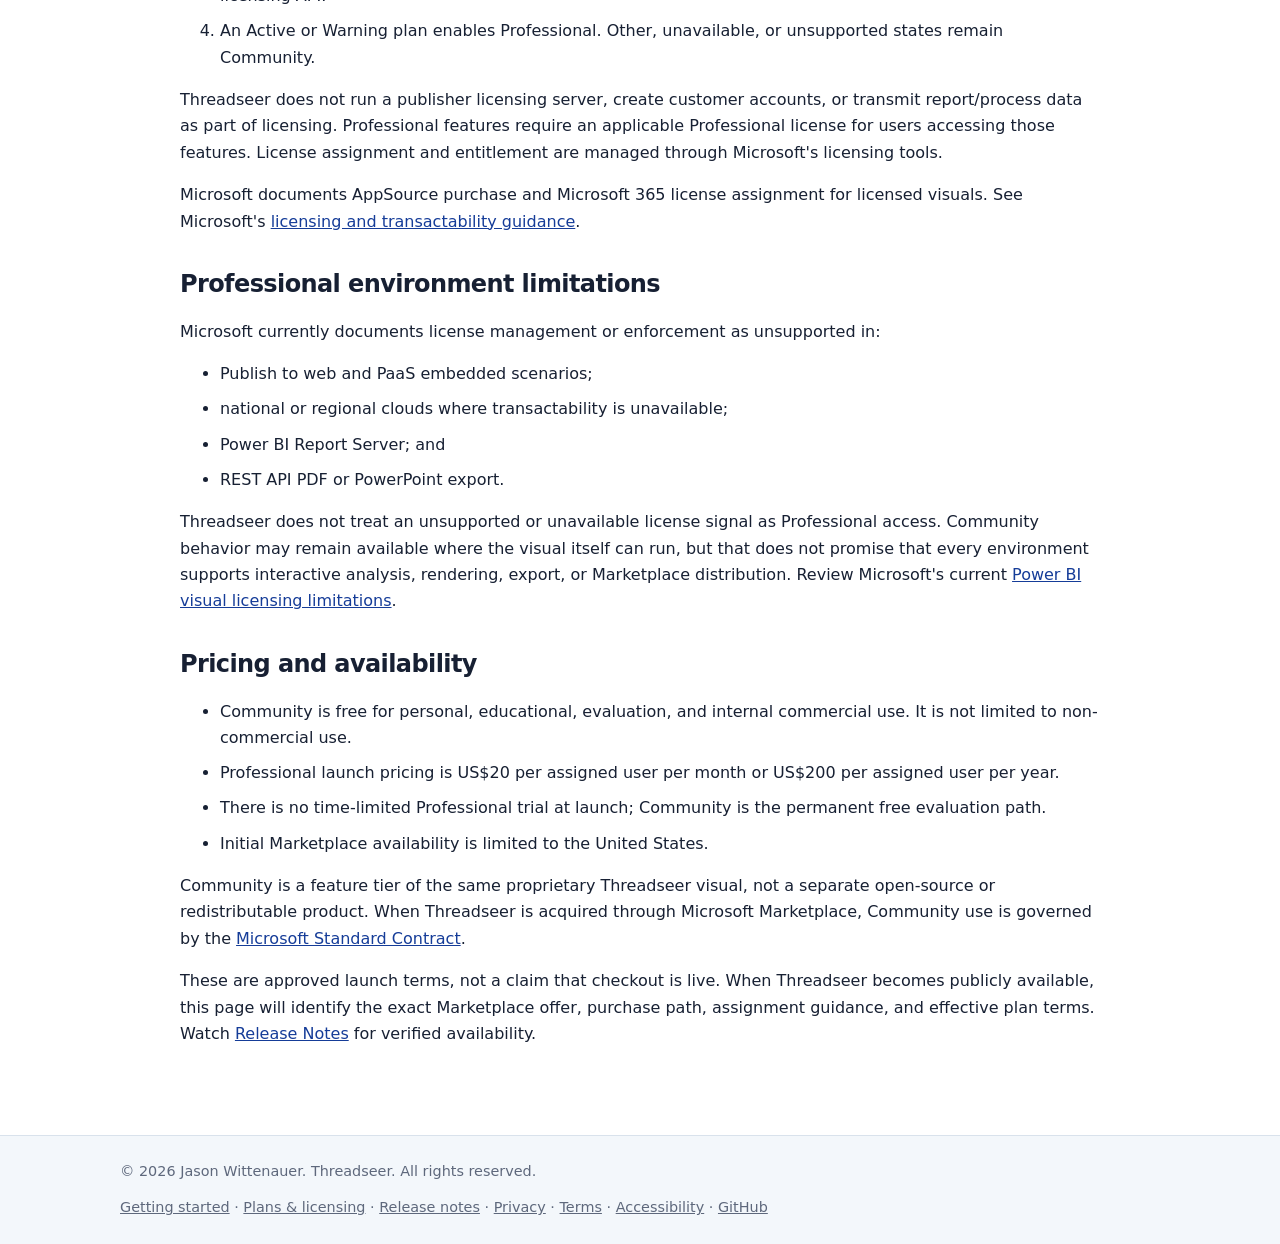
<file: docs/licensing/index.html>
<!doctype html>
<html lang="en">
<head>
  <meta charset="utf-8">
  <meta name="viewport" content="width=device-width, initial-scale=1">
  <meta name="description" content="Compare Threadseer Community and planned Professional capabilities, scale boundaries, and Microsoft-managed licensing behavior.">
  <title>Plans &amp; Licensing | Threadseer</title>
  <link rel="stylesheet" href="../assets/styles.css?v=20260809-docs-launch">
</head>
<body>
  <a class="skip-link" href="#main">Skip to content</a>
  <header class="site-header"><nav class="nav" aria-label="Primary"><a class="brand" href="../"><span class="brand-mark" aria-hidden="true">TS</span>Threadseer</a><div class="nav-links"><a href="../getting-started/">Getting started</a><a href="./" aria-current="page">Plans</a><a href="../support/">Support</a><a href="../known-issues/">Known issues</a><a href="../release-notes/">Release notes</a></div></nav></header>
  <main id="main" class="page"><div class="content">
    <div class="eyebrow">Edition guide</div>
    <h1>Plans &amp; Licensing</h1>
    <p class="lede">Threadseer is designed around a useful Community workflow and a Microsoft-managed Professional edition for larger and more advanced analysis.</p>
    <div class="notice warning"><strong>Professional is not publicly purchasable.</strong> No Marketplace submission has been made. The planned United States launch price is US$20 per assigned user per month or US$200 per assigned user per year, but checkout, assignment, and availability instructions will be published only after a future live offer is verified.</div>

    <h2>Edition comparison</h2>
    <div class="table-wrap"><table>
      <thead><tr><th>Capability</th><th>Community</th><th>Professional (planned)</th></tr></thead>
      <tbody>
        <tr><td><strong>Explicit analysis scale</strong></td><td>Up to 25,000 input events.</td><td>Measured 100,000-event supported baseline. Adaptive Scale may attempt larger complete selections up to 1,000,000 when local resources permit.</td></tr>
        <tr><td><strong>Required fields</strong></td><td>Case ID, Activity, Timestamp.</td><td>Same.</td></tr>
        <tr><td><strong>Optional analysis context</strong></td><td>Activity Category, End Timestamp, Resource, and the first Additional Dimension.</td><td>Adds Outcome, Value or Cost, and up to three Additional Dimensions.</td></tr>
        <tr><td><strong>Core workspace</strong></td><td>Process Map, Variants, Compare, Drivers, Bottlenecks, Rework, Improve, Cases, and Data Quality.</td><td>Same core workspace.</td></tr>
        <tr><td><strong>Process-map metrics</strong></td><td>Case count, event count, average duration.</td><td>Adds median and P90 duration, rework rate, outcome rate, total value, and average value.</td></tr>
        <tr><td><strong>Variant exploration</strong></td><td>Up to 25 matching rows and one selected variant.</td><td>Up to 200 matching rows and four selected variants.</td></tr>
        <tr><td><strong>Bottleneck and rework detail</strong></td><td>Core counts, rates, sequences, and contributing cases.</td><td>Adds advanced bottleneck and rework comparisons.</td></tr>
        <tr><td><strong>Privacy architecture</strong></td><td>No Threadseer account, vendor licensing server, process telemetry, or external analysis engine.</td><td>Same. Microsoft supplies only the Power BI license signal.</td></tr>
      </tbody>
    </table></div>

    <h2>How Professional licensing is designed to work</h2>
    <ol class="checklist">
      <li>When a public offer is available, customers purchase the Professional plan through Microsoft Marketplace.</li>
      <li>An administrator assigns the license to users through Microsoft's licensing tools.</li>
      <li>The Power BI host reports the assigned Threadseer service-plan state to the visual through Microsoft's licensing API.</li>
      <li>An Active or Warning plan enables Professional. Other, unavailable, or unsupported states remain Community.</li>
    </ol>
    <p>Threadseer does not run a publisher licensing server, create customer accounts, or transmit report/process data as part of licensing. Professional features require an applicable Professional license for users accessing those features. License assignment and entitlement are managed through Microsoft's licensing tools.</p>
    <p>Microsoft documents AppSource purchase and Microsoft 365 license assignment for licensed visuals. See Microsoft's <a href="https://learn.microsoft.com/en-us/power-bi/developer/visuals/licensing-api">licensing and transactability guidance</a>.</p>

    <h2>Professional environment limitations</h2>
    <p>Microsoft currently documents license management or enforcement as unsupported in:</p>
    <ul class="checklist">
      <li>Publish to web and PaaS embedded scenarios;</li>
      <li>national or regional clouds where transactability is unavailable;</li>
      <li>Power BI Report Server; and</li>
      <li>REST API PDF or PowerPoint export.</li>
    </ul>
    <p>Threadseer does not treat an unsupported or unavailable license signal as Professional access. Community behavior may remain available where the visual itself can run, but that does not promise that every environment supports interactive analysis, rendering, export, or Marketplace distribution. Review Microsoft's current <a href="https://learn.microsoft.com/en-us/power-bi/developer/visuals/custom-visual-licenses">Power BI visual licensing limitations</a>.</p>

    <h2>Pricing and availability</h2>
    <ul class="checklist">
      <li>Community is free for personal, educational, evaluation, and internal commercial use. It is not limited to non-commercial use.</li>
      <li>Professional launch pricing is US$20 per assigned user per month or US$200 per assigned user per year.</li>
      <li>There is no time-limited Professional trial at launch; Community is the permanent free evaluation path.</li>
      <li>Initial Marketplace availability is limited to the United States.</li>
    </ul>
    <p>Community is a feature tier of the same proprietary Threadseer visual, not a separate open-source or redistributable product. When Threadseer is acquired through Microsoft Marketplace, Community use is governed by the <a href="https://learn.microsoft.com/en-us/legal/marketplace/standard-contract">Microsoft Standard Contract</a>.</p>
    <p>These are approved launch terms, not a claim that checkout is live. When Threadseer becomes publicly available, this page will identify the exact Marketplace offer, purchase path, assignment guidance, and effective plan terms. Watch <a href="../release-notes/">Release Notes</a> for verified availability.</p>
  </div></main>
  <footer class="site-footer"><div class="footer-inner"><p>&copy; 2026 Jason Wittenauer. Threadseer. All rights reserved.</p><p><a href="../getting-started/">Getting started</a> &middot; <a href="./">Plans &amp; licensing</a> &middot; <a href="../release-notes/">Release notes</a> &middot; <a href="../privacy/">Privacy</a> &middot; <a href="../terms/">Terms</a> &middot; <a href="../accessibility/">Accessibility</a> &middot; <a href="https://github.com/jasonwi1202/threadseer-support">GitHub</a></p></div></footer>
</body>
</html>
</file>
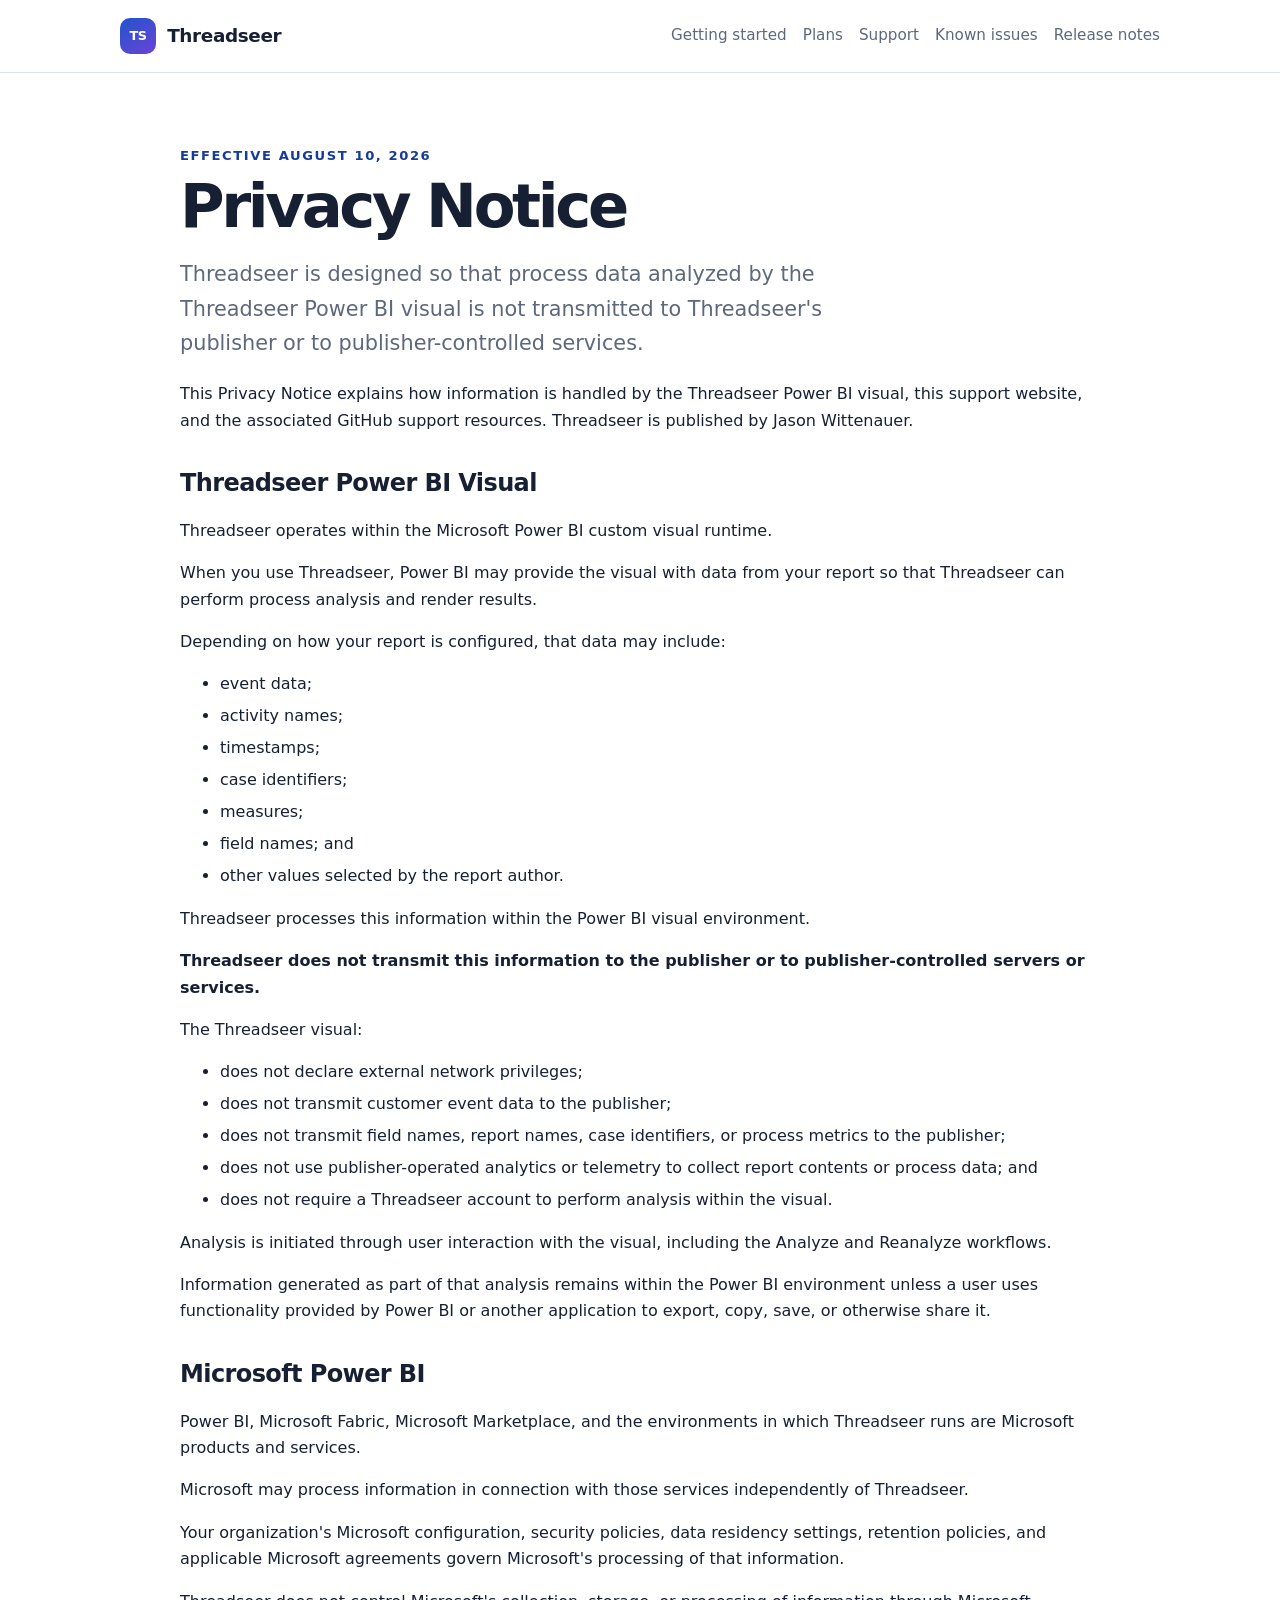
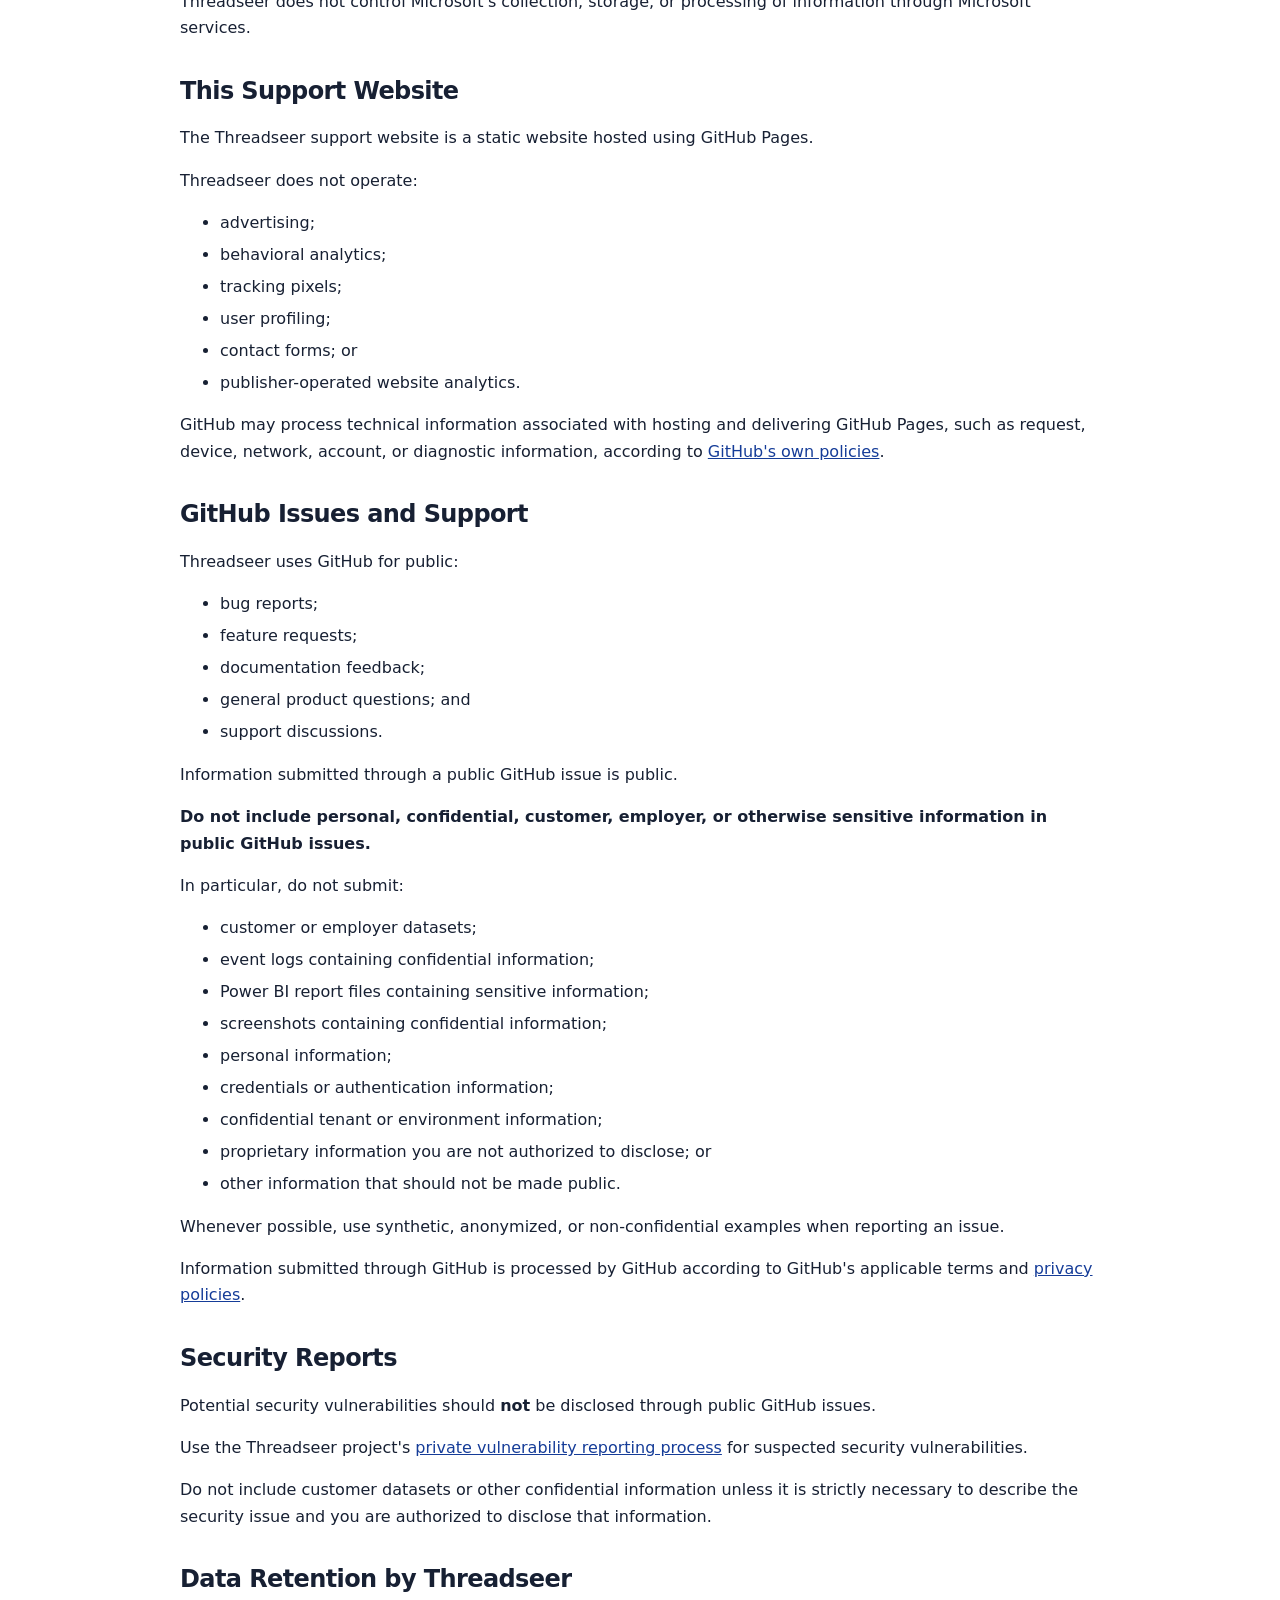
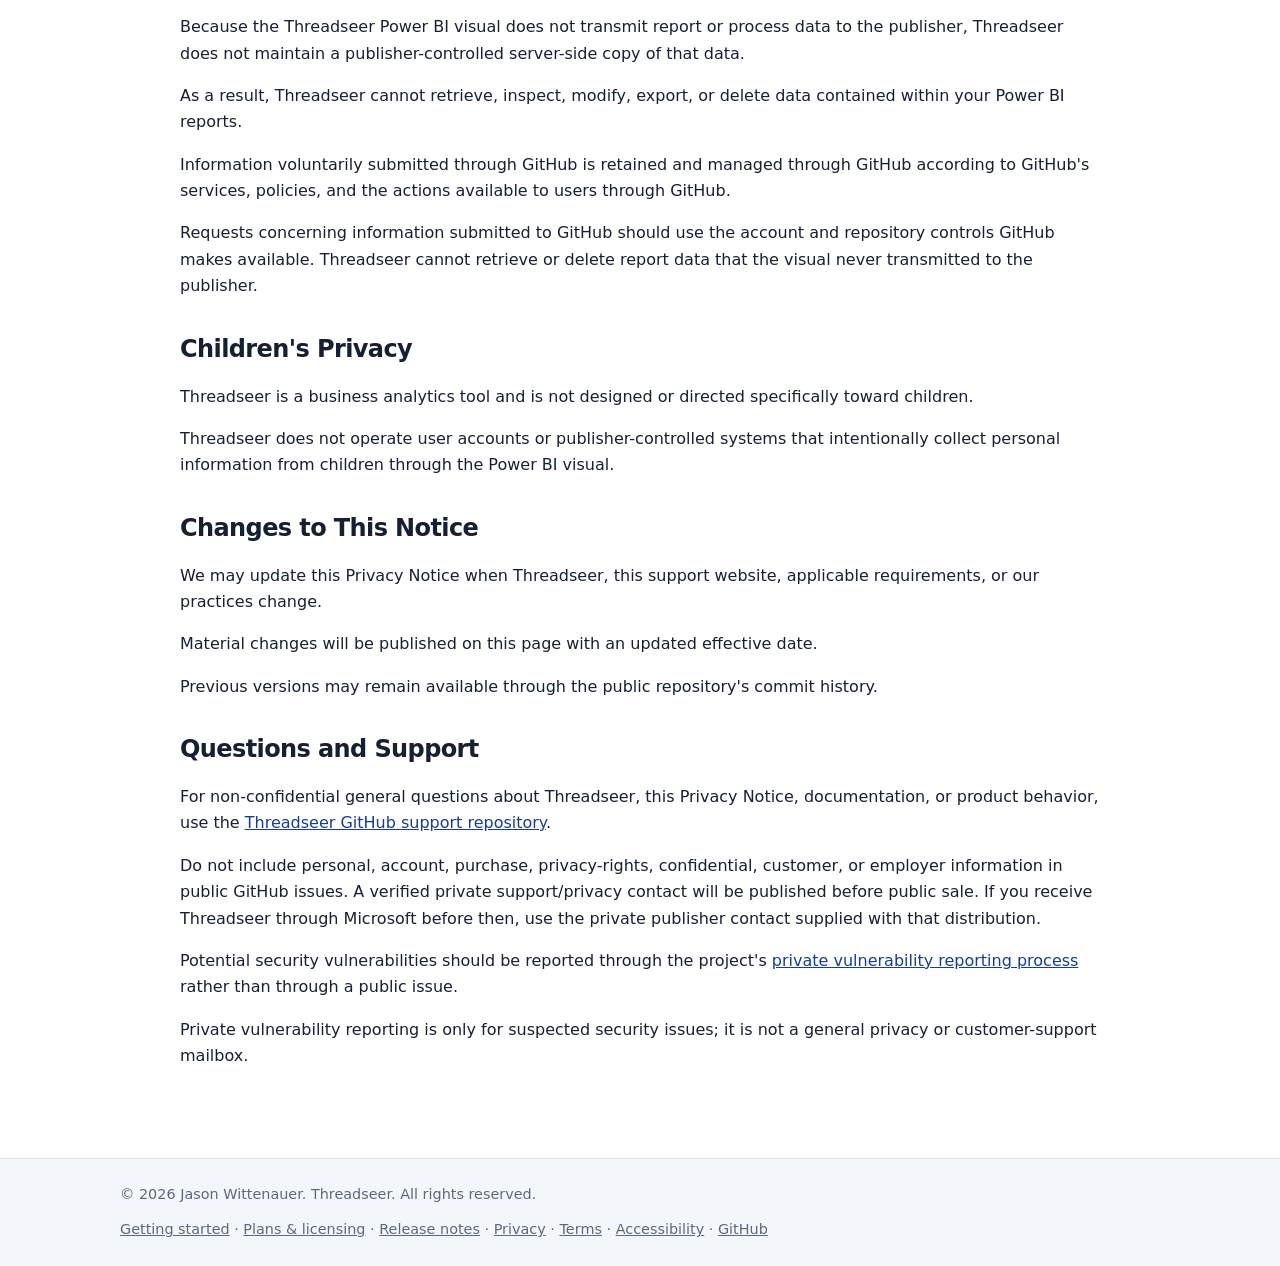
<file: docs/privacy/index.html>
<!doctype html>
<html lang="en">
<head>
  <meta charset="utf-8">
  <meta name="viewport" content="width=device-width, initial-scale=1">
  <meta name="description" content="Privacy Notice for the Threadseer Power BI visual, support website, and GitHub support resources.">
  <title>Privacy Notice | Threadseer</title>
  <link rel="stylesheet" href="../assets/styles.css?v=20260809-docs-launch">
</head>
<body>
  <a class="skip-link" href="#main">Skip to content</a>
  <header class="site-header"><nav class="nav" aria-label="Primary"><a class="brand" href="../"><span class="brand-mark" aria-hidden="true">TS</span>Threadseer</a><div class="nav-links"><a href="../getting-started/">Getting started</a><a href="../licensing/">Plans</a><a href="../support/">Support</a><a href="../known-issues/">Known issues</a><a href="../release-notes/">Release notes</a></div></nav></header>
  <main id="main" class="page"><div class="content">
    <div class="eyebrow">Effective August 10, 2026</div>
    <h1>Privacy Notice</h1>
    <p class="lede">Threadseer is designed so that process data analyzed by the Threadseer Power BI visual is not transmitted to Threadseer's publisher or to publisher-controlled services.</p>
    <p>This Privacy Notice explains how information is handled by the Threadseer Power BI visual, this support website, and the associated GitHub support resources. Threadseer is published by Jason Wittenauer.</p>

    <h2>Threadseer Power BI Visual</h2>
    <p>Threadseer operates within the Microsoft Power BI custom visual runtime.</p>
    <p>When you use Threadseer, Power BI may provide the visual with data from your report so that Threadseer can perform process analysis and render results.</p>
    <p>Depending on how your report is configured, that data may include:</p>
    <ul>
      <li>event data;</li>
      <li>activity names;</li>
      <li>timestamps;</li>
      <li>case identifiers;</li>
      <li>measures;</li>
      <li>field names; and</li>
      <li>other values selected by the report author.</li>
    </ul>
    <p>Threadseer processes this information within the Power BI visual environment.</p>
    <p><strong>Threadseer does not transmit this information to the publisher or to publisher-controlled servers or services.</strong></p>
    <p>The Threadseer visual:</p>
    <ul>
      <li>does not declare external network privileges;</li>
      <li>does not transmit customer event data to the publisher;</li>
      <li>does not transmit field names, report names, case identifiers, or process metrics to the publisher;</li>
      <li>does not use publisher-operated analytics or telemetry to collect report contents or process data; and</li>
      <li>does not require a Threadseer account to perform analysis within the visual.</li>
    </ul>
    <p>Analysis is initiated through user interaction with the visual, including the Analyze and Reanalyze workflows.</p>
    <p>Information generated as part of that analysis remains within the Power BI environment unless a user uses functionality provided by Power BI or another application to export, copy, save, or otherwise share it.</p>

    <h2>Microsoft Power BI</h2>
    <p>Power BI, Microsoft Fabric, Microsoft Marketplace, and the environments in which Threadseer runs are Microsoft products and services.</p>
    <p>Microsoft may process information in connection with those services independently of Threadseer.</p>
    <p>Your organization's Microsoft configuration, security policies, data residency settings, retention policies, and applicable Microsoft agreements govern Microsoft's processing of that information.</p>
    <p>Threadseer does not control Microsoft's collection, storage, or processing of information through Microsoft services.</p>

    <h2>This Support Website</h2>
    <p>The Threadseer support website is a static website hosted using GitHub Pages.</p>
    <p>Threadseer does not operate:</p>
    <ul>
      <li>advertising;</li>
      <li>behavioral analytics;</li>
      <li>tracking pixels;</li>
      <li>user profiling;</li>
      <li>contact forms; or</li>
      <li>publisher-operated website analytics.</li>
    </ul>
    <p>GitHub may process technical information associated with hosting and delivering GitHub Pages, such as request, device, network, account, or diagnostic information, according to <a href="https://docs.github.com/en/site-policy/privacy-policies/github-general-privacy-statement">GitHub's own policies</a>.</p>

    <h2>GitHub Issues and Support</h2>
    <p>Threadseer uses GitHub for public:</p>
    <ul>
      <li>bug reports;</li>
      <li>feature requests;</li>
      <li>documentation feedback;</li>
      <li>general product questions; and</li>
      <li>support discussions.</li>
    </ul>
    <p>Information submitted through a public GitHub issue is public.</p>
    <p><strong>Do not include personal, confidential, customer, employer, or otherwise sensitive information in public GitHub issues.</strong></p>
    <p>In particular, do not submit:</p>
    <ul>
      <li>customer or employer datasets;</li>
      <li>event logs containing confidential information;</li>
      <li>Power BI report files containing sensitive information;</li>
      <li>screenshots containing confidential information;</li>
      <li>personal information;</li>
      <li>credentials or authentication information;</li>
      <li>confidential tenant or environment information;</li>
      <li>proprietary information you are not authorized to disclose; or</li>
      <li>other information that should not be made public.</li>
    </ul>
    <p>Whenever possible, use synthetic, anonymized, or non-confidential examples when reporting an issue.</p>
    <p>Information submitted through GitHub is processed by GitHub according to GitHub's applicable terms and <a href="https://docs.github.com/en/site-policy/privacy-policies/github-general-privacy-statement">privacy policies</a>.</p>

    <h2>Security Reports</h2>
    <p>Potential security vulnerabilities should <strong>not</strong> be disclosed through public GitHub issues.</p>
    <p>Use the Threadseer project's <a href="https://github.com/jasonwi1202/threadseer-support/security/advisories/new">private vulnerability reporting process</a> for suspected security vulnerabilities.</p>
    <p>Do not include customer datasets or other confidential information unless it is strictly necessary to describe the security issue and you are authorized to disclose that information.</p>

    <h2>Data Retention by Threadseer</h2>
    <p>Because the Threadseer Power BI visual does not transmit report or process data to the publisher, Threadseer does not maintain a publisher-controlled server-side copy of that data.</p>
    <p>As a result, Threadseer cannot retrieve, inspect, modify, export, or delete data contained within your Power BI reports.</p>
    <p>Information voluntarily submitted through GitHub is retained and managed through GitHub according to GitHub's services, policies, and the actions available to users through GitHub.</p>
    <p>Requests concerning information submitted to GitHub should use the account and repository controls GitHub makes available. Threadseer cannot retrieve or delete report data that the visual never transmitted to the publisher.</p>

    <h2>Children's Privacy</h2>
    <p>Threadseer is a business analytics tool and is not designed or directed specifically toward children.</p>
    <p>Threadseer does not operate user accounts or publisher-controlled systems that intentionally collect personal information from children through the Power BI visual.</p>

    <h2>Changes to This Notice</h2>
    <p>We may update this Privacy Notice when Threadseer, this support website, applicable requirements, or our practices change.</p>
    <p>Material changes will be published on this page with an updated effective date.</p>
    <p>Previous versions may remain available through the public repository's commit history.</p>

    <h2>Questions and Support</h2>
    <p>For non-confidential general questions about Threadseer, this Privacy Notice, documentation, or product behavior, use the <a href="https://github.com/jasonwi1202/threadseer-support/issues">Threadseer GitHub support repository</a>.</p>
    <p>Do not include personal, account, purchase, privacy-rights, confidential, customer, or employer information in public GitHub issues. A verified private support/privacy contact will be published before public sale. If you receive Threadseer through Microsoft before then, use the private publisher contact supplied with that distribution.</p>
    <p>Potential security vulnerabilities should be reported through the project's <a href="https://github.com/jasonwi1202/threadseer-support/security/advisories/new">private vulnerability reporting process</a> rather than through a public issue.</p>
    <p>Private vulnerability reporting is only for suspected security issues; it is not a general privacy or customer-support mailbox.</p>
  </div></main>
  <footer class="site-footer"><div class="footer-inner"><p>&copy; 2026 Jason Wittenauer. Threadseer. All rights reserved.</p><p><a href="../getting-started/">Getting started</a> &middot; <a href="../licensing/">Plans &amp; licensing</a> &middot; <a href="../release-notes/">Release notes</a> &middot; <a href="./">Privacy</a> &middot; <a href="../terms/">Terms</a> &middot; <a href="../accessibility/">Accessibility</a> &middot; <a href="https://github.com/jasonwi1202/threadseer-support">GitHub</a></p></div></footer>
</body>
</html>
</file>
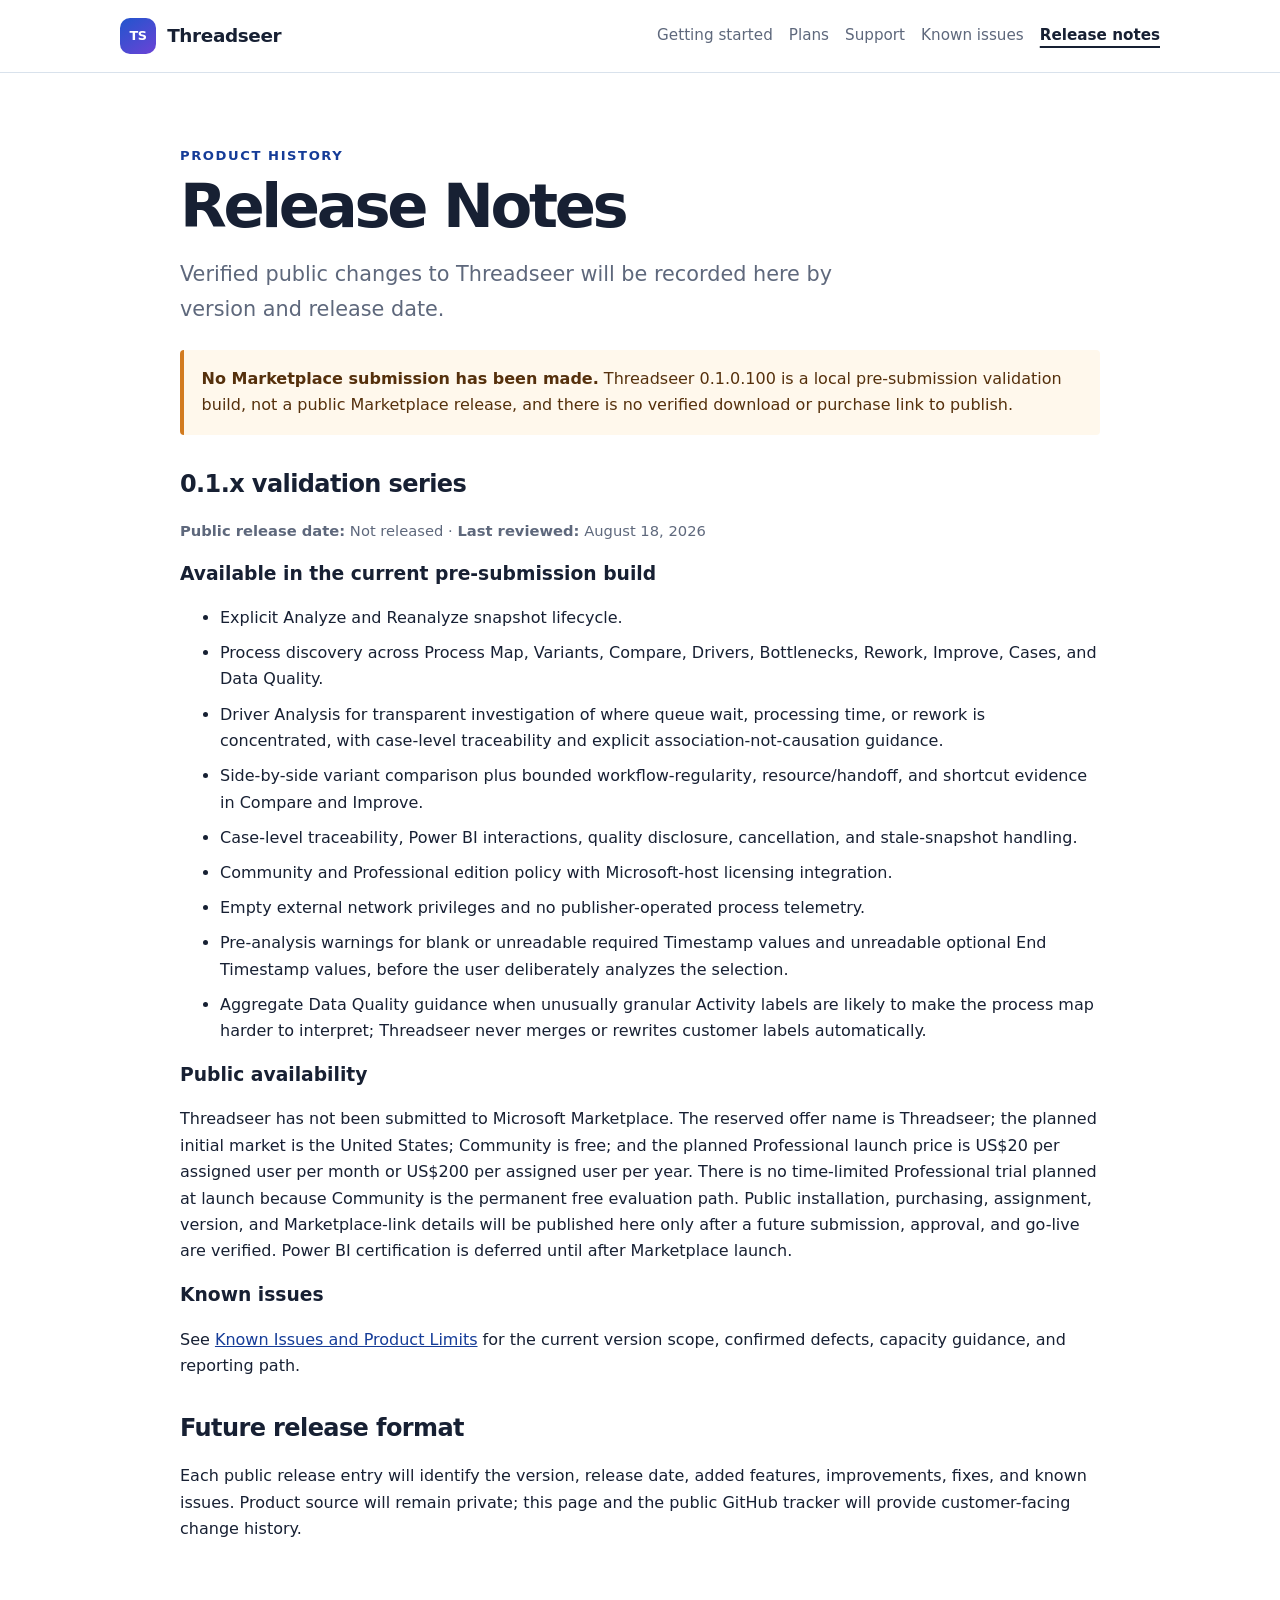
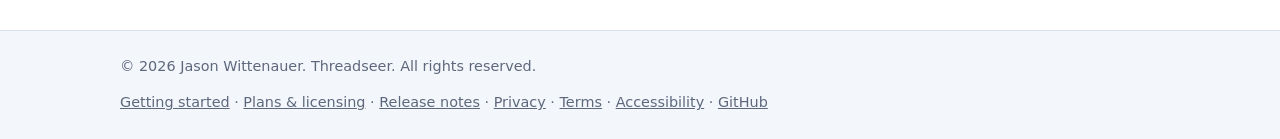
<file: docs/release-notes/index.html>
<!doctype html>
<html lang="en">
<head>
  <meta charset="utf-8">
  <meta name="viewport" content="width=device-width, initial-scale=1">
  <meta name="description" content="Public release history and version status for Threadseer for Power BI.">
  <title>Release Notes | Threadseer</title>
  <link rel="stylesheet" href="../assets/styles.css?v=20260809-docs-launch">
</head>
<body>
  <a class="skip-link" href="#main">Skip to content</a>
  <header class="site-header"><nav class="nav" aria-label="Primary"><a class="brand" href="../"><span class="brand-mark" aria-hidden="true">TS</span>Threadseer</a><div class="nav-links"><a href="../getting-started/">Getting started</a><a href="../licensing/">Plans</a><a href="../support/">Support</a><a href="../known-issues/">Known issues</a><a href="./" aria-current="page">Release notes</a></div></nav></header>
  <main id="main" class="page"><div class="content">
    <div class="eyebrow">Product history</div>
    <h1>Release Notes</h1>
    <p class="lede">Verified public changes to Threadseer will be recorded here by version and release date.</p>

    <div class="notice warning"><strong>No Marketplace submission has been made.</strong> Threadseer 0.1.0.100 is a local pre-submission validation build, not a public Marketplace release, and there is no verified download or purchase link to publish.</div>

    <h2>0.1.x validation series</h2>
    <p class="meta"><strong>Public release date:</strong> Not released &middot; <strong>Last reviewed:</strong> August 18, 2026</p>
    <h3>Available in the current pre-submission build</h3>
    <ul class="checklist">
      <li>Explicit Analyze and Reanalyze snapshot lifecycle.</li>
      <li>Process discovery across Process Map, Variants, Compare, Drivers, Bottlenecks, Rework, Improve, Cases, and Data Quality.</li>
      <li>Driver Analysis for transparent investigation of where queue wait, processing time, or rework is concentrated, with case-level traceability and explicit association-not-causation guidance.</li>
      <li>Side-by-side variant comparison plus bounded workflow-regularity, resource/handoff, and shortcut evidence in Compare and Improve.</li>
      <li>Case-level traceability, Power BI interactions, quality disclosure, cancellation, and stale-snapshot handling.</li>
      <li>Community and Professional edition policy with Microsoft-host licensing integration.</li>
      <li>Empty external network privileges and no publisher-operated process telemetry.</li>
      <li>Pre-analysis warnings for blank or unreadable required Timestamp values and unreadable optional End Timestamp values, before the user deliberately analyzes the selection.</li>
      <li>Aggregate Data Quality guidance when unusually granular Activity labels are likely to make the process map harder to interpret; Threadseer never merges or rewrites customer labels automatically.</li>
    </ul>
    <h3>Public availability</h3>
    <p>Threadseer has not been submitted to Microsoft Marketplace. The reserved offer name is Threadseer; the planned initial market is the United States; Community is free; and the planned Professional launch price is US$20 per assigned user per month or US$200 per assigned user per year. There is no time-limited Professional trial planned at launch because Community is the permanent free evaluation path. Public installation, purchasing, assignment, version, and Marketplace-link details will be published here only after a future submission, approval, and go-live are verified. Power BI certification is deferred until after Marketplace launch.</p>
    <h3>Known issues</h3>
    <p>See <a href="../known-issues/">Known Issues and Product Limits</a> for the current version scope, confirmed defects, capacity guidance, and reporting path.</p>

    <h2>Future release format</h2>
    <p>Each public release entry will identify the version, release date, added features, improvements, fixes, and known issues. Product source will remain private; this page and the public GitHub tracker will provide customer-facing change history.</p>
  </div></main>
  <footer class="site-footer"><div class="footer-inner"><p>&copy; 2026 Jason Wittenauer. Threadseer. All rights reserved.</p><p><a href="../getting-started/">Getting started</a> &middot; <a href="../licensing/">Plans &amp; licensing</a> &middot; <a href="./">Release notes</a> &middot; <a href="../privacy/">Privacy</a> &middot; <a href="../terms/">Terms</a> &middot; <a href="../accessibility/">Accessibility</a> &middot; <a href="https://github.com/jasonwi1202/threadseer-support">GitHub</a></p></div></footer>
</body>
</html>
</file>
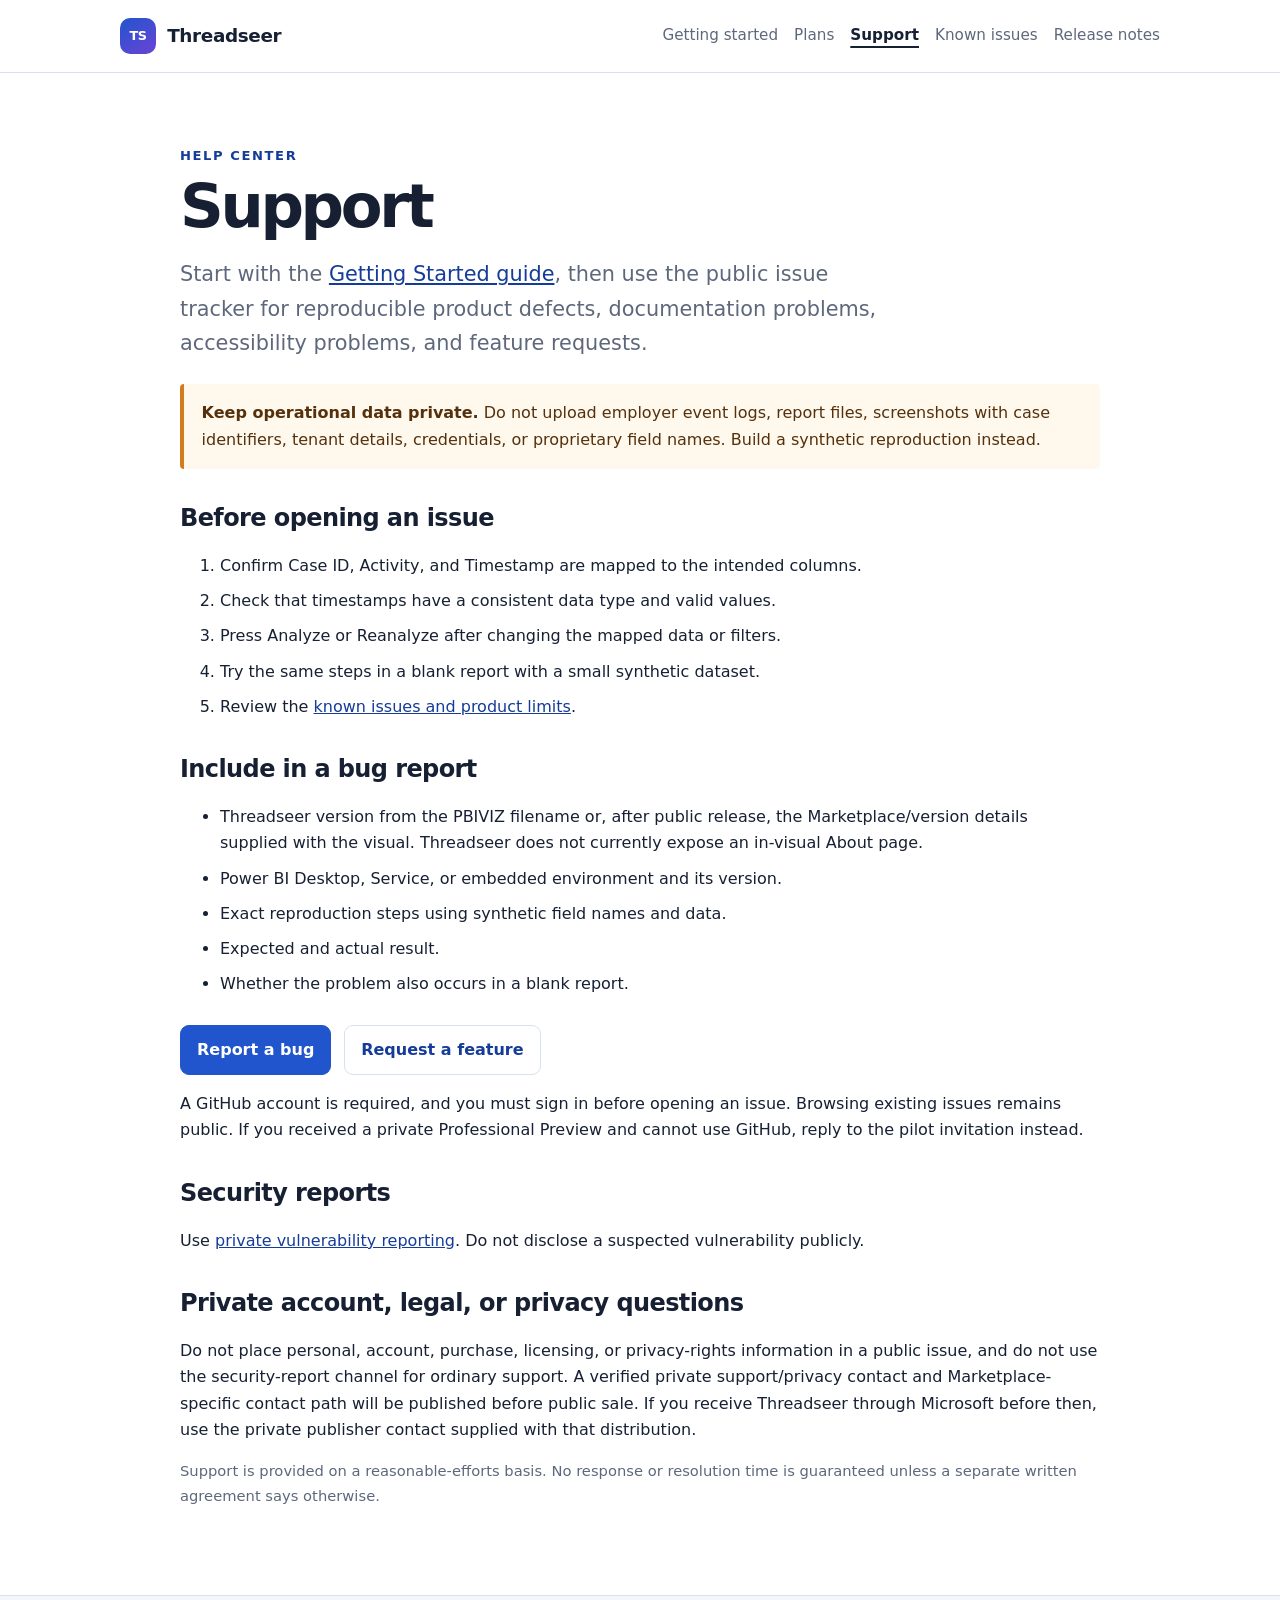
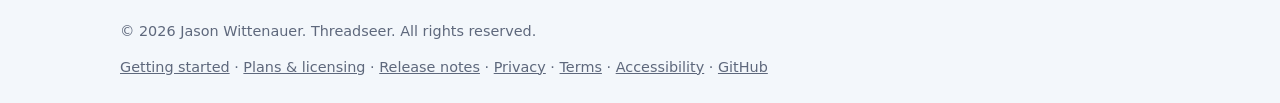
<file: docs/support/index.html>
<!doctype html>
<html lang="en">
<head>
  <meta charset="utf-8">
  <meta name="viewport" content="width=device-width, initial-scale=1">
  <meta name="description" content="Support and troubleshooting guidance for Threadseer for Power BI.">
  <title>Support | Threadseer</title>
  <link rel="stylesheet" href="../assets/styles.css?v=20260809-docs-launch">
</head>
<body>
  <a class="skip-link" href="#main">Skip to content</a>
  <header class="site-header"><nav class="nav" aria-label="Primary"><a class="brand" href="../"><span class="brand-mark" aria-hidden="true">TS</span>Threadseer</a><div class="nav-links"><a href="../getting-started/">Getting started</a><a href="../licensing/">Plans</a><a href="./" aria-current="page">Support</a><a href="../known-issues/">Known issues</a><a href="../release-notes/">Release notes</a></div></nav></header>
  <main id="main" class="page"><div class="content">
    <div class="eyebrow">Help center</div><h1>Support</h1>
    <p class="lede">Start with the <a href="../getting-started/">Getting Started guide</a>, then use the public issue tracker for reproducible product defects, documentation problems, accessibility problems, and feature requests.</p>
    <div class="notice warning"><strong>Keep operational data private.</strong> Do not upload employer event logs, report files, screenshots with case identifiers, tenant details, credentials, or proprietary field names. Build a synthetic reproduction instead.</div>
    <h2>Before opening an issue</h2>
    <ol class="checklist"><li>Confirm Case ID, Activity, and Timestamp are mapped to the intended columns.</li><li>Check that timestamps have a consistent data type and valid values.</li><li>Press Analyze or Reanalyze after changing the mapped data or filters.</li><li>Try the same steps in a blank report with a small synthetic dataset.</li><li>Review the <a href="../known-issues/">known issues and product limits</a>.</li></ol>
    <h2>Include in a bug report</h2>
    <ul class="checklist"><li>Threadseer version from the PBIVIZ filename or, after public release, the Marketplace/version details supplied with the visual. Threadseer does not currently expose an in-visual About page.</li><li>Power BI Desktop, Service, or embedded environment and its version.</li><li>Exact reproduction steps using synthetic field names and data.</li><li>Expected and actual result.</li><li>Whether the problem also occurs in a blank report.</li></ul>
    <div class="actions"><a class="button" href="https://github.com/jasonwi1202/threadseer-support/issues/new?template=bug_report.yml">Report a bug</a><a class="button secondary" href="https://github.com/jasonwi1202/threadseer-support/issues/new?template=feature_request.yml">Request a feature</a></div>
    <p>A GitHub account is required, and you must sign in before opening an issue. Browsing existing issues remains public. If you received a private Professional Preview and cannot use GitHub, reply to the pilot invitation instead.</p>
    <h2>Security reports</h2><p>Use <a href="https://github.com/jasonwi1202/threadseer-support/security/advisories/new">private vulnerability reporting</a>. Do not disclose a suspected vulnerability publicly.</p>
    <h2>Private account, legal, or privacy questions</h2><p>Do not place personal, account, purchase, licensing, or privacy-rights information in a public issue, and do not use the security-report channel for ordinary support. A verified private support/privacy contact and Marketplace-specific contact path will be published before public sale. If you receive Threadseer through Microsoft before then, use the private publisher contact supplied with that distribution.</p>
    <p class="meta">Support is provided on a reasonable-efforts basis. No response or resolution time is guaranteed unless a separate written agreement says otherwise.</p>
  </div></main>
  <footer class="site-footer"><div class="footer-inner"><p>&copy; 2026 Jason Wittenauer. Threadseer. All rights reserved.</p><p><a href="../getting-started/">Getting started</a> &middot; <a href="../licensing/">Plans &amp; licensing</a> &middot; <a href="../release-notes/">Release notes</a> &middot; <a href="../privacy/">Privacy</a> &middot; <a href="../terms/">Terms</a> &middot; <a href="../accessibility/">Accessibility</a> &middot; <a href="https://github.com/jasonwi1202/threadseer-support">GitHub</a></p></div></footer>
</body>
</html>
</file>
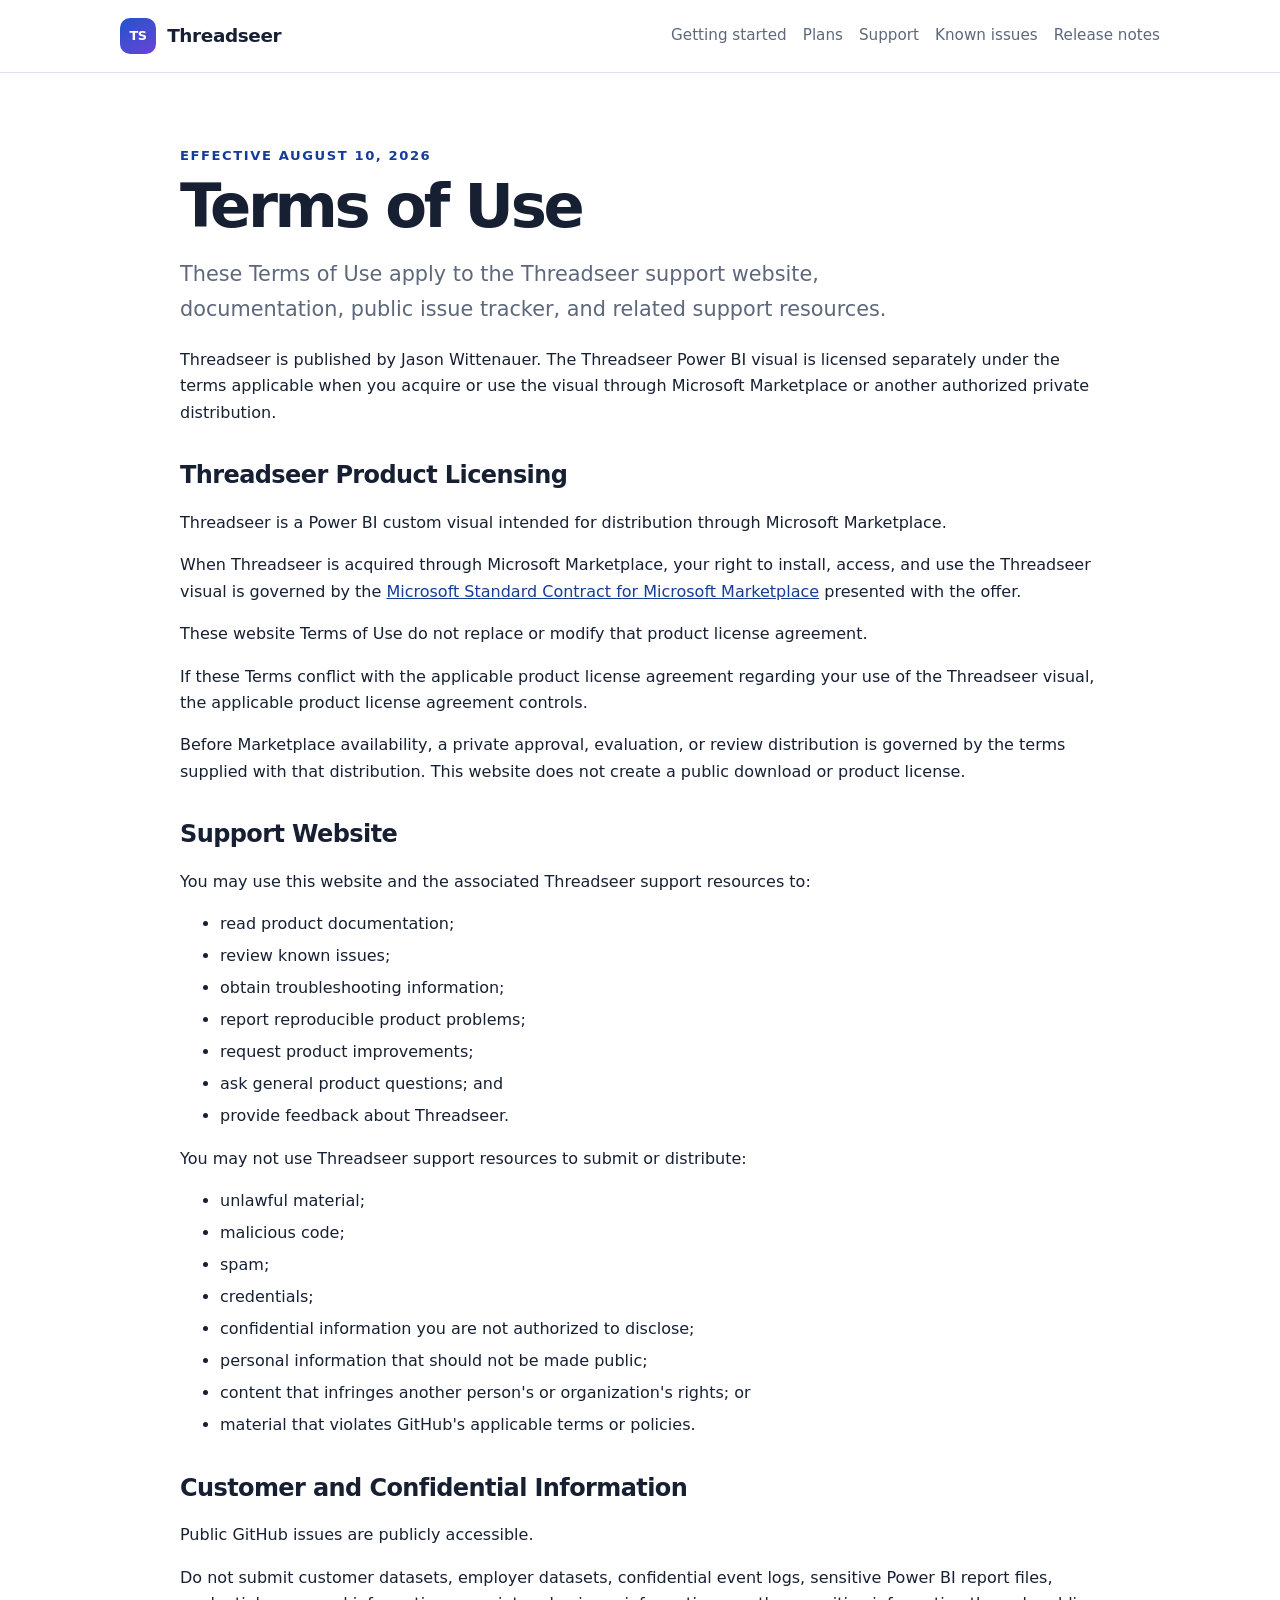
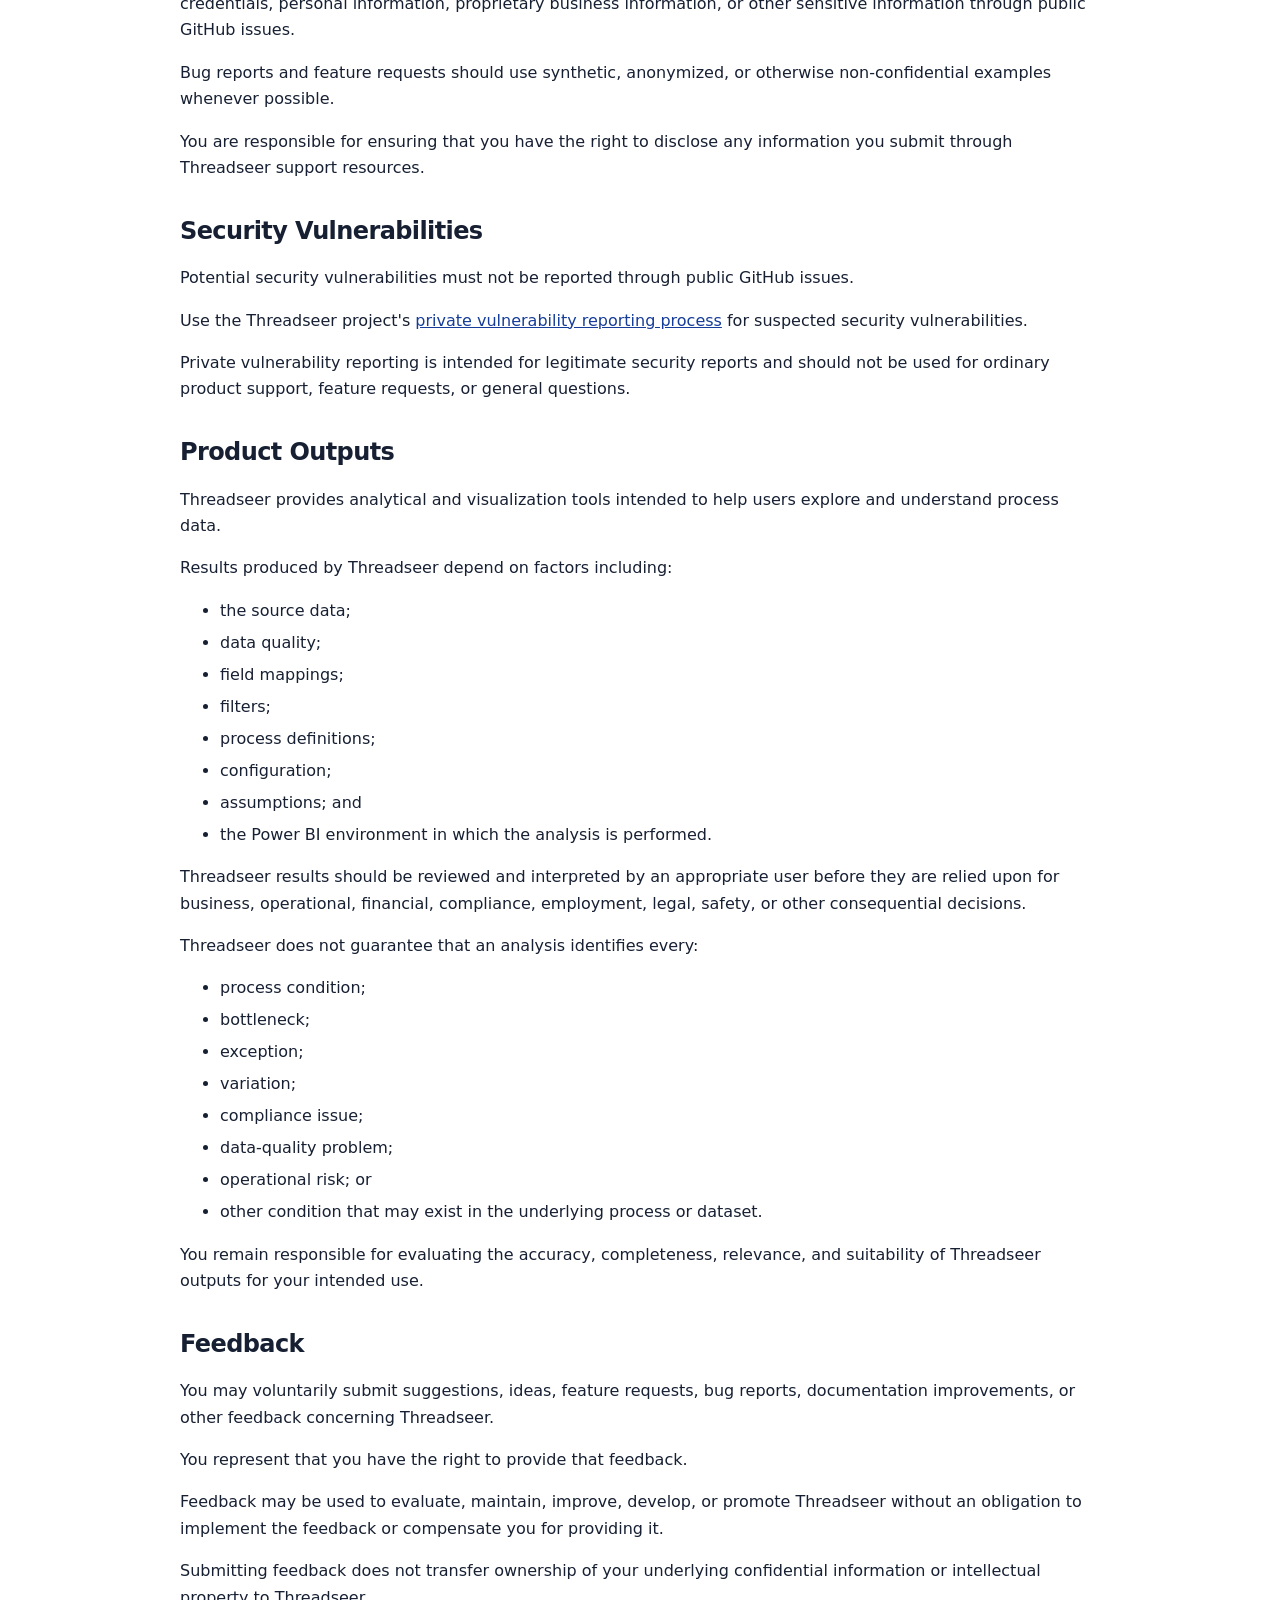
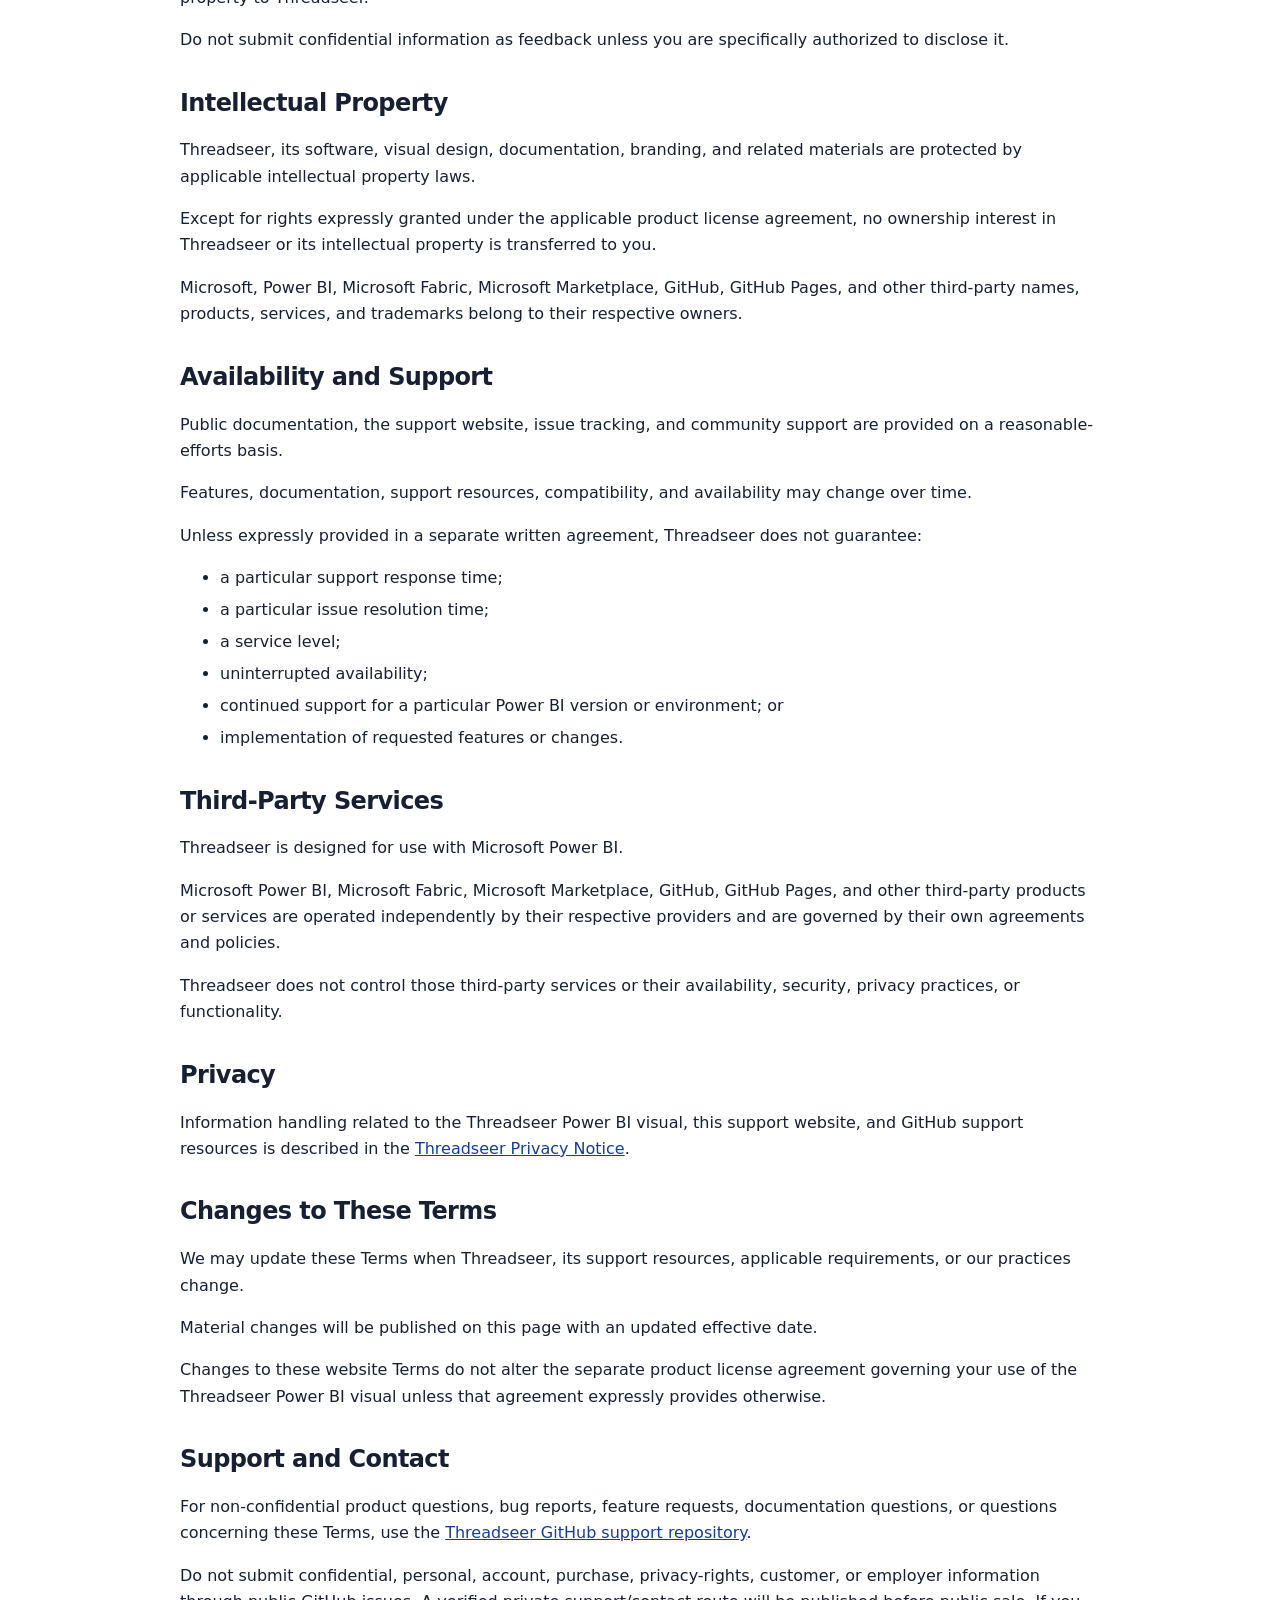
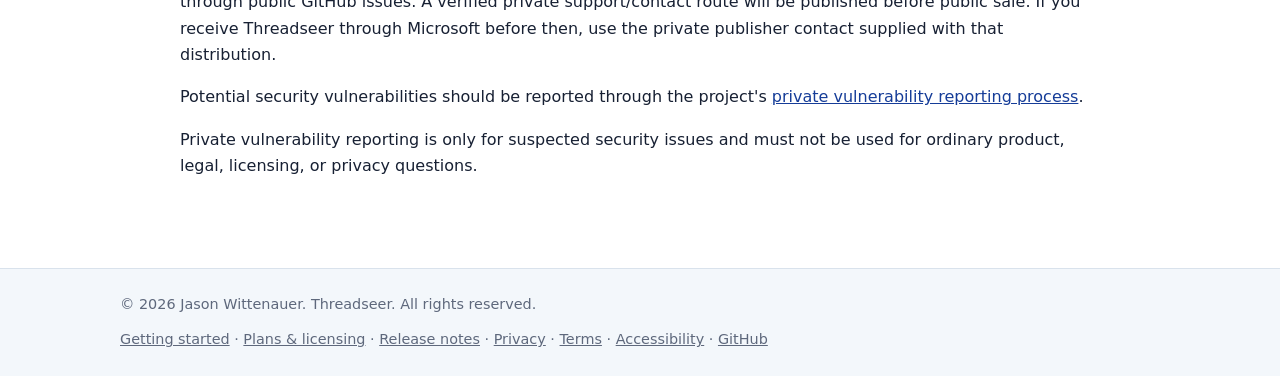
<file: docs/terms/index.html>
<!doctype html>
<html lang="en">
<head>
  <meta charset="utf-8">
  <meta name="viewport" content="width=device-width, initial-scale=1">
  <meta name="description" content="Terms of Use for the Threadseer support website, documentation, public issue tracker, and related support resources.">
  <title>Terms of Use | Threadseer</title>
  <link rel="stylesheet" href="../assets/styles.css?v=20260809-docs-launch">
</head>
<body>
  <a class="skip-link" href="#main">Skip to content</a>
  <header class="site-header"><nav class="nav" aria-label="Primary"><a class="brand" href="../"><span class="brand-mark" aria-hidden="true">TS</span>Threadseer</a><div class="nav-links"><a href="../getting-started/">Getting started</a><a href="../licensing/">Plans</a><a href="../support/">Support</a><a href="../known-issues/">Known issues</a><a href="../release-notes/">Release notes</a></div></nav></header>
  <main id="main" class="page"><div class="content">
    <div class="eyebrow">Effective August 10, 2026</div>
    <h1>Terms of Use</h1>
    <p class="lede">These Terms of Use apply to the Threadseer support website, documentation, public issue tracker, and related support resources.</p>
    <p>Threadseer is published by Jason Wittenauer. The Threadseer Power BI visual is licensed separately under the terms applicable when you acquire or use the visual through Microsoft Marketplace or another authorized private distribution.</p>

    <h2>Threadseer Product Licensing</h2>
    <p>Threadseer is a Power BI custom visual intended for distribution through Microsoft Marketplace.</p>
    <p>When Threadseer is acquired through Microsoft Marketplace, your right to install, access, and use the Threadseer visual is governed by the <a href="https://learn.microsoft.com/en-us/legal/marketplace/standard-contract">Microsoft Standard Contract for Microsoft Marketplace</a> presented with the offer.</p>
    <p>These website Terms of Use do not replace or modify that product license agreement.</p>
    <p>If these Terms conflict with the applicable product license agreement regarding your use of the Threadseer visual, the applicable product license agreement controls.</p>
    <p>Before Marketplace availability, a private approval, evaluation, or review distribution is governed by the terms supplied with that distribution. This website does not create a public download or product license.</p>

    <h2>Support Website</h2>
    <p>You may use this website and the associated Threadseer support resources to:</p>
    <ul>
      <li>read product documentation;</li>
      <li>review known issues;</li>
      <li>obtain troubleshooting information;</li>
      <li>report reproducible product problems;</li>
      <li>request product improvements;</li>
      <li>ask general product questions; and</li>
      <li>provide feedback about Threadseer.</li>
    </ul>
    <p>You may not use Threadseer support resources to submit or distribute:</p>
    <ul>
      <li>unlawful material;</li>
      <li>malicious code;</li>
      <li>spam;</li>
      <li>credentials;</li>
      <li>confidential information you are not authorized to disclose;</li>
      <li>personal information that should not be made public;</li>
      <li>content that infringes another person's or organization's rights; or</li>
      <li>material that violates GitHub's applicable terms or policies.</li>
    </ul>

    <h2>Customer and Confidential Information</h2>
    <p>Public GitHub issues are publicly accessible.</p>
    <p>Do not submit customer datasets, employer datasets, confidential event logs, sensitive Power BI report files, credentials, personal information, proprietary business information, or other sensitive information through public GitHub issues.</p>
    <p>Bug reports and feature requests should use synthetic, anonymized, or otherwise non-confidential examples whenever possible.</p>
    <p>You are responsible for ensuring that you have the right to disclose any information you submit through Threadseer support resources.</p>

    <h2>Security Vulnerabilities</h2>
    <p>Potential security vulnerabilities must not be reported through public GitHub issues.</p>
    <p>Use the Threadseer project's <a href="https://github.com/jasonwi1202/threadseer-support/security/advisories/new">private vulnerability reporting process</a> for suspected security vulnerabilities.</p>
    <p>Private vulnerability reporting is intended for legitimate security reports and should not be used for ordinary product support, feature requests, or general questions.</p>

    <h2>Product Outputs</h2>
    <p>Threadseer provides analytical and visualization tools intended to help users explore and understand process data.</p>
    <p>Results produced by Threadseer depend on factors including:</p>
    <ul>
      <li>the source data;</li>
      <li>data quality;</li>
      <li>field mappings;</li>
      <li>filters;</li>
      <li>process definitions;</li>
      <li>configuration;</li>
      <li>assumptions; and</li>
      <li>the Power BI environment in which the analysis is performed.</li>
    </ul>
    <p>Threadseer results should be reviewed and interpreted by an appropriate user before they are relied upon for business, operational, financial, compliance, employment, legal, safety, or other consequential decisions.</p>
    <p>Threadseer does not guarantee that an analysis identifies every:</p>
    <ul>
      <li>process condition;</li>
      <li>bottleneck;</li>
      <li>exception;</li>
      <li>variation;</li>
      <li>compliance issue;</li>
      <li>data-quality problem;</li>
      <li>operational risk; or</li>
      <li>other condition that may exist in the underlying process or dataset.</li>
    </ul>
    <p>You remain responsible for evaluating the accuracy, completeness, relevance, and suitability of Threadseer outputs for your intended use.</p>

    <h2>Feedback</h2>
    <p>You may voluntarily submit suggestions, ideas, feature requests, bug reports, documentation improvements, or other feedback concerning Threadseer.</p>
    <p>You represent that you have the right to provide that feedback.</p>
    <p>Feedback may be used to evaluate, maintain, improve, develop, or promote Threadseer without an obligation to implement the feedback or compensate you for providing it.</p>
    <p>Submitting feedback does not transfer ownership of your underlying confidential information or intellectual property to Threadseer.</p>
    <p>Do not submit confidential information as feedback unless you are specifically authorized to disclose it.</p>

    <h2>Intellectual Property</h2>
    <p>Threadseer, its software, visual design, documentation, branding, and related materials are protected by applicable intellectual property laws.</p>
    <p>Except for rights expressly granted under the applicable product license agreement, no ownership interest in Threadseer or its intellectual property is transferred to you.</p>
    <p>Microsoft, Power BI, Microsoft Fabric, Microsoft Marketplace, GitHub, GitHub Pages, and other third-party names, products, services, and trademarks belong to their respective owners.</p>

    <h2>Availability and Support</h2>
    <p>Public documentation, the support website, issue tracking, and community support are provided on a reasonable-efforts basis.</p>
    <p>Features, documentation, support resources, compatibility, and availability may change over time.</p>
    <p>Unless expressly provided in a separate written agreement, Threadseer does not guarantee:</p>
    <ul>
      <li>a particular support response time;</li>
      <li>a particular issue resolution time;</li>
      <li>a service level;</li>
      <li>uninterrupted availability;</li>
      <li>continued support for a particular Power BI version or environment; or</li>
      <li>implementation of requested features or changes.</li>
    </ul>

    <h2>Third-Party Services</h2>
    <p>Threadseer is designed for use with Microsoft Power BI.</p>
    <p>Microsoft Power BI, Microsoft Fabric, Microsoft Marketplace, GitHub, GitHub Pages, and other third-party products or services are operated independently by their respective providers and are governed by their own agreements and policies.</p>
    <p>Threadseer does not control those third-party services or their availability, security, privacy practices, or functionality.</p>

    <h2>Privacy</h2>
    <p>Information handling related to the Threadseer Power BI visual, this support website, and GitHub support resources is described in the <a href="../privacy/">Threadseer Privacy Notice</a>.</p>

    <h2>Changes to These Terms</h2>
    <p>We may update these Terms when Threadseer, its support resources, applicable requirements, or our practices change.</p>
    <p>Material changes will be published on this page with an updated effective date.</p>
    <p>Changes to these website Terms do not alter the separate product license agreement governing your use of the Threadseer Power BI visual unless that agreement expressly provides otherwise.</p>

    <h2>Support and Contact</h2>
    <p>For non-confidential product questions, bug reports, feature requests, documentation questions, or questions concerning these Terms, use the <a href="https://github.com/jasonwi1202/threadseer-support/issues">Threadseer GitHub support repository</a>.</p>
    <p>Do not submit confidential, personal, account, purchase, privacy-rights, customer, or employer information through public GitHub issues. A verified private support/contact route will be published before public sale. If you receive Threadseer through Microsoft before then, use the private publisher contact supplied with that distribution.</p>
    <p>Potential security vulnerabilities should be reported through the project's <a href="https://github.com/jasonwi1202/threadseer-support/security/advisories/new">private vulnerability reporting process</a>.</p>
    <p>Private vulnerability reporting is only for suspected security issues and must not be used for ordinary product, legal, licensing, or privacy questions.</p>
  </div></main>
  <footer class="site-footer"><div class="footer-inner"><p>&copy; 2026 Jason Wittenauer. Threadseer. All rights reserved.</p><p><a href="../getting-started/">Getting started</a> &middot; <a href="../licensing/">Plans &amp; licensing</a> &middot; <a href="../release-notes/">Release notes</a> &middot; <a href="../privacy/">Privacy</a> &middot; <a href="./">Terms</a> &middot; <a href="../accessibility/">Accessibility</a> &middot; <a href="https://github.com/jasonwi1202/threadseer-support">GitHub</a></p></div></footer>
</body>
</html>
</file>
<file: docs/assets/styles.css>
:root {
  color-scheme: light;
  --ink: #172033;
  --muted: #5e687c;
  --paper: #ffffff;
  --wash: #f3f7fb;
  --line: #d9e2ec;
  --brand: #2155cd;
  --brand-dark: #153c98;
  --accent: #18a999;
  --warning: #8a4b08;
  font-family: Inter, "Segoe UI", system-ui, -apple-system, BlinkMacSystemFont, sans-serif;
}

* { box-sizing: border-box; }
html { scroll-behavior: smooth; }
body { margin: 0; color: var(--ink); background: var(--paper); line-height: 1.65; }
a { color: var(--brand-dark); }
a:hover { color: var(--brand); }
a:focus-visible, .button:focus-visible { outline: 3px solid #ffbf47; outline-offset: 3px; }
.skip-link { position: absolute; left: -999px; top: 0; padding: .6rem 1rem; background: var(--ink); color: white; z-index: 20; }
.skip-link:focus { left: 1rem; top: 1rem; }
.site-header { border-bottom: 1px solid var(--line); background: rgba(255,255,255,.96); }
.nav { max-width: 1080px; margin: 0 auto; min-height: 72px; padding: 0 1.25rem; display: flex; align-items: center; justify-content: space-between; gap: 1.25rem; }
.brand { display: inline-flex; align-items: center; gap: .7rem; color: var(--ink); text-decoration: none; font-size: 1.15rem; font-weight: 750; letter-spacing: -.02em; }
.brand-mark { display: grid; place-items: center; width: 36px; height: 36px; color: white; background: linear-gradient(145deg, var(--brand), #6b43d6); border-radius: 10px; font-size: .8rem; letter-spacing: -.03em; }
.nav-links { display: flex; flex-wrap: wrap; gap: .25rem 1rem; }
.nav-links a { color: var(--muted); text-decoration: none; font-size: .95rem; }
.nav-links a:hover { color: var(--ink); }
.nav-links a[aria-current="page"] { color: var(--ink); font-weight: 700; text-decoration: underline; text-decoration-thickness: 2px; text-underline-offset: .35rem; }
main { min-height: calc(100vh - 190px); }
.hero { background: radial-gradient(circle at 85% 5%, #dce7ff 0, transparent 34%), linear-gradient(180deg, #f8fbff, var(--paper)); border-bottom: 1px solid var(--line); }
.hero-inner, .content { max-width: 960px; margin: 0 auto; padding: 4.5rem 1.25rem; }
.hero-inner { max-width: 1080px; }
.eyebrow { color: var(--brand-dark); font-size: .82rem; font-weight: 750; letter-spacing: .12em; text-transform: uppercase; }
h1 { max-width: 760px; margin: .5rem 0 1rem; font-size: clamp(2.3rem, 7vw, 4.8rem); line-height: 1.02; letter-spacing: -.055em; }
.page h1 { font-size: clamp(2.25rem, 6vw, 3.8rem); }
h2 { margin-top: 2.2rem; line-height: 1.2; letter-spacing: -.025em; }
h3 { line-height: 1.3; }
.lede { max-width: 720px; color: var(--muted); font-size: clamp(1.05rem, 2.5vw, 1.3rem); }
.actions { display: flex; flex-wrap: wrap; gap: .8rem; margin-top: 1.7rem; }
.button { display: inline-flex; align-items: center; justify-content: center; min-height: 46px; padding: .68rem 1rem; border: 1px solid var(--brand); border-radius: 9px; background: var(--brand); color: white; text-decoration: none; font-weight: 700; transition: background-color .15s ease, border-color .15s ease, box-shadow .15s ease, color .15s ease; }
.button.secondary { color: var(--brand-dark); background: white; border-color: var(--line); }
a.button:hover { color: white; background: var(--brand-dark); border-color: var(--brand-dark); box-shadow: 0 6px 16px rgba(21,60,152,.22); }
a.button.secondary:hover { color: var(--brand-dark); background: var(--wash); border-color: var(--brand); box-shadow: 0 6px 16px rgba(23,32,51,.1); }
.grid { display: grid; grid-template-columns: repeat(2, minmax(0, 1fr)); gap: 1rem; margin-top: 2rem; }
.card { padding: 1.4rem; border: 1px solid var(--line); border-radius: 14px; background: white; box-shadow: 0 8px 24px rgba(23,32,51,.05); }
.card h2, .card h3 { margin-top: 0; }
.card p:last-child { margin-bottom: 0; }
.notice { margin: 1.5rem 0; padding: 1rem 1.1rem; border-left: 4px solid var(--accent); border-radius: 4px; background: #ecfaf7; }
.notice.warning { border-left-color: #d27b1f; background: #fff8ec; color: #55300c; }
.checklist li { margin-bottom: .55rem; }
.table-wrap { max-width: 100%; margin: 1.5rem 0; overflow-x: auto; border: 1px solid var(--line); border-radius: 10px; }
table { width: 100%; min-width: 680px; border-collapse: collapse; background: white; }
th, td { padding: .8rem .9rem; border-bottom: 1px solid var(--line); text-align: left; vertical-align: top; }
th { background: var(--wash); font-size: .92rem; }
tr:last-child td { border-bottom: 0; }
.content li + li { margin-top: .35rem; }
.meta { color: var(--muted); font-size: .92rem; }
.site-footer { border-top: 1px solid var(--line); background: var(--wash); }
.footer-inner { max-width: 1080px; margin: 0 auto; padding: 1.5rem 1.25rem; display: flex; flex-wrap: wrap; justify-content: space-between; gap: .75rem 1.5rem; color: var(--muted); font-size: .9rem; }
.footer-inner p { margin: 0; }
.footer-inner a { color: inherit; }
code { padding: .12rem .35rem; border-radius: 4px; background: var(--wash); }

@media (max-width: 700px) {
  .nav { align-items: flex-start; flex-direction: column; padding-top: 1rem; padding-bottom: 1rem; }
  .nav-links { row-gap: .65rem; }
  .grid { grid-template-columns: 1fr; }
  .hero-inner, .content { padding-top: 3rem; padding-bottom: 3rem; }
}

@media (prefers-reduced-motion: reduce) {
  html { scroll-behavior: auto; }
  .button { transition: none; }
}
</file>
